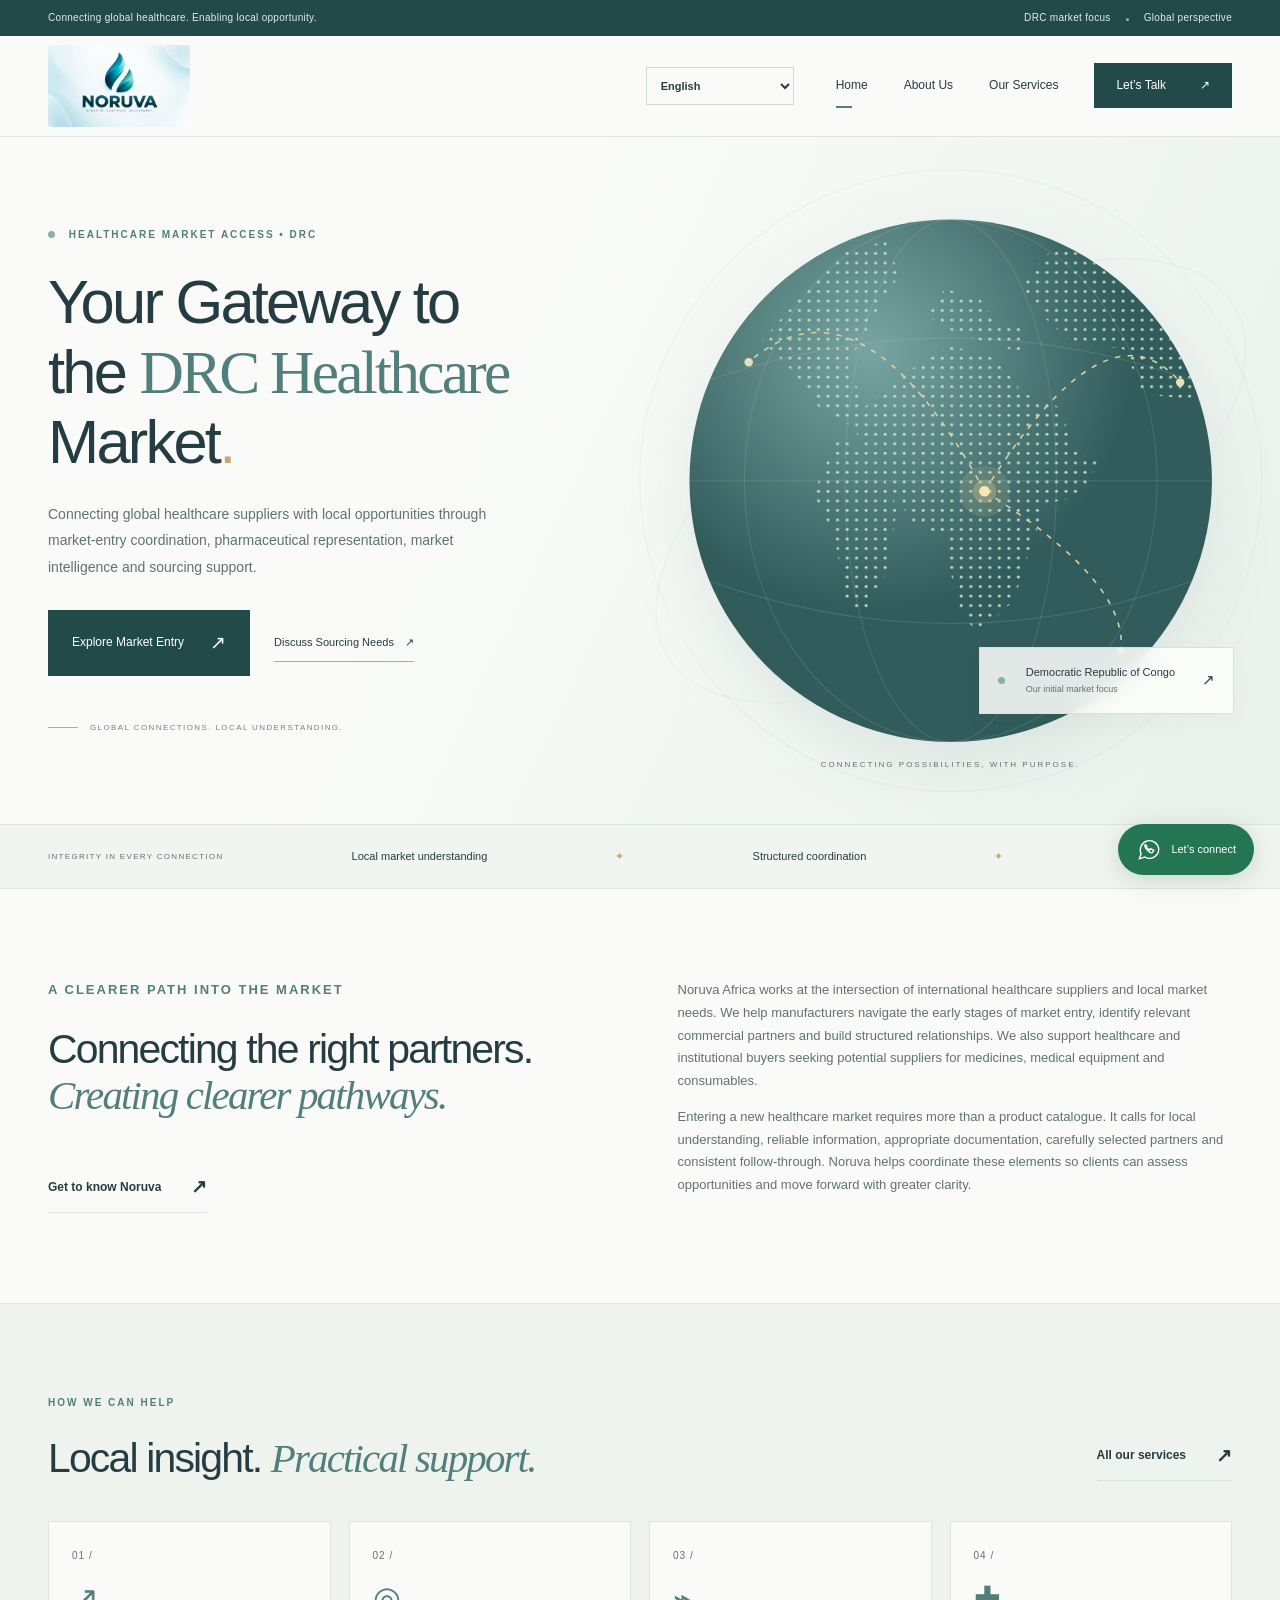
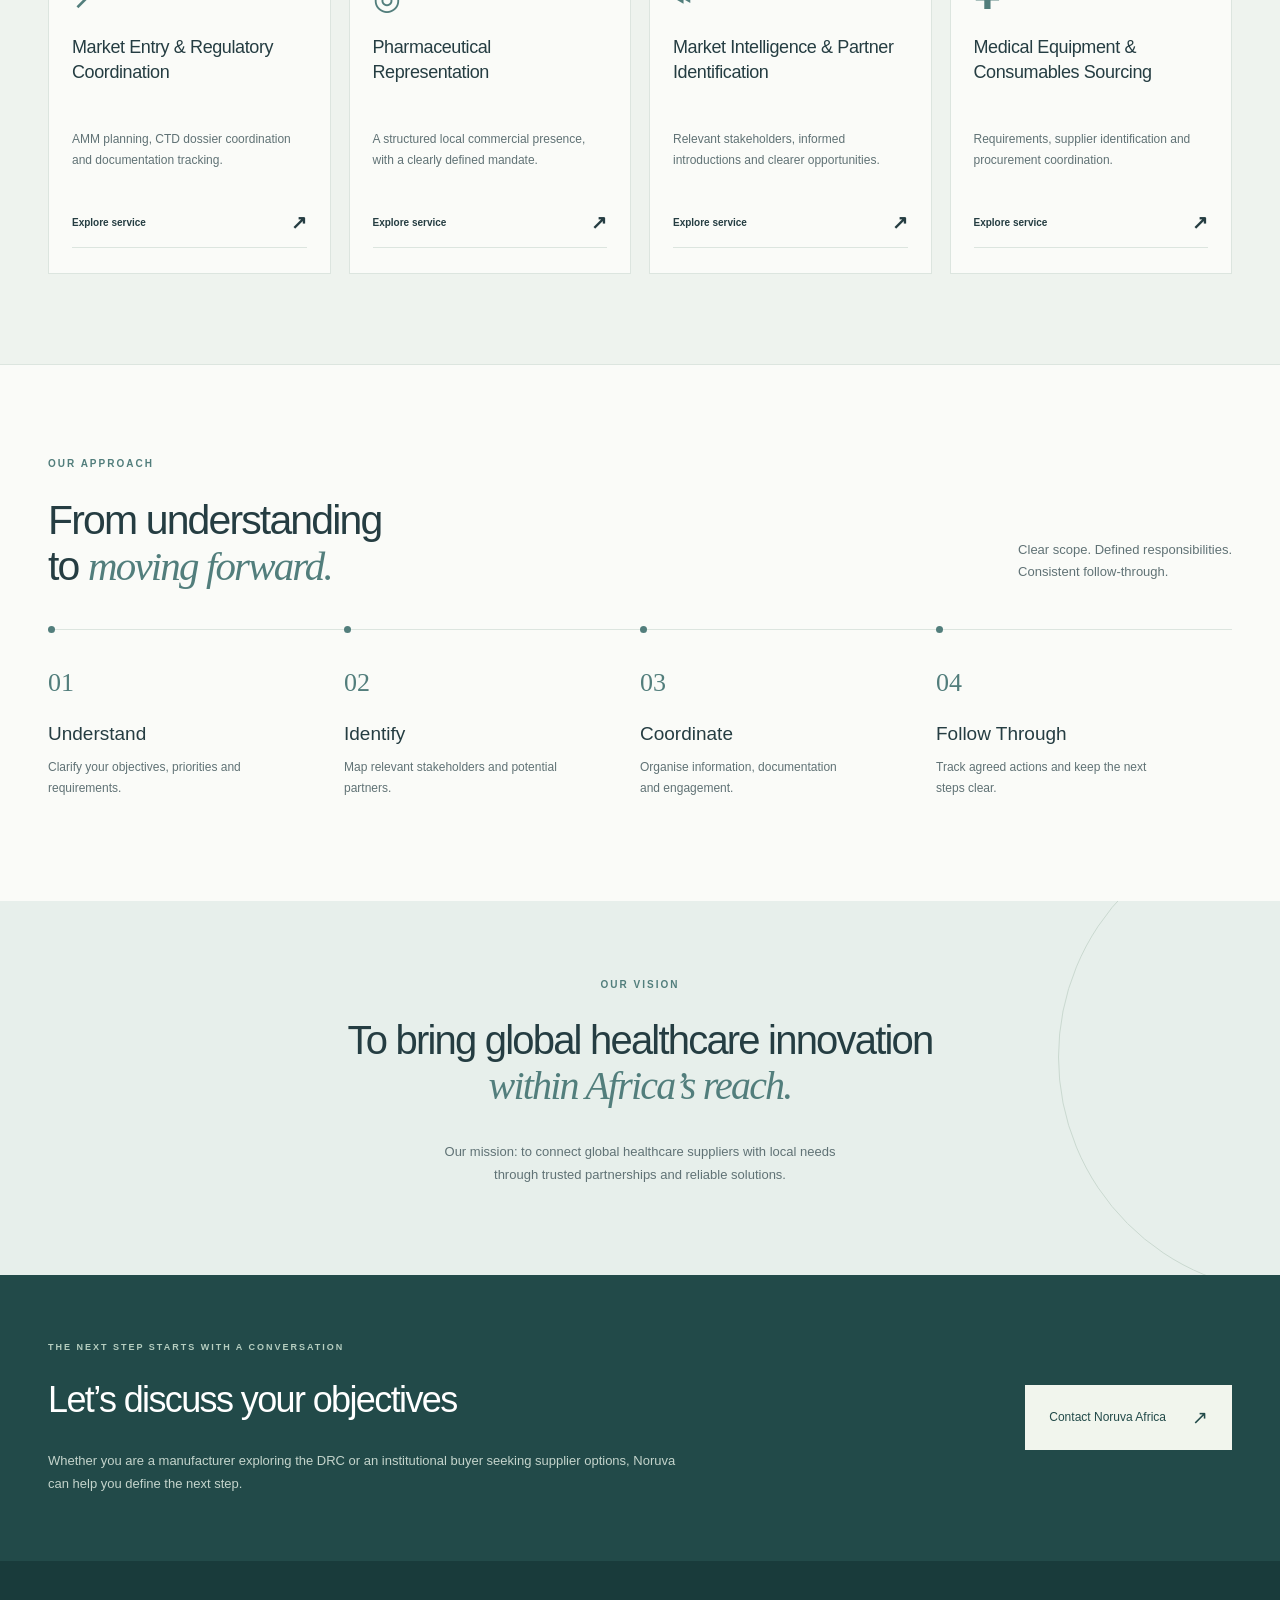
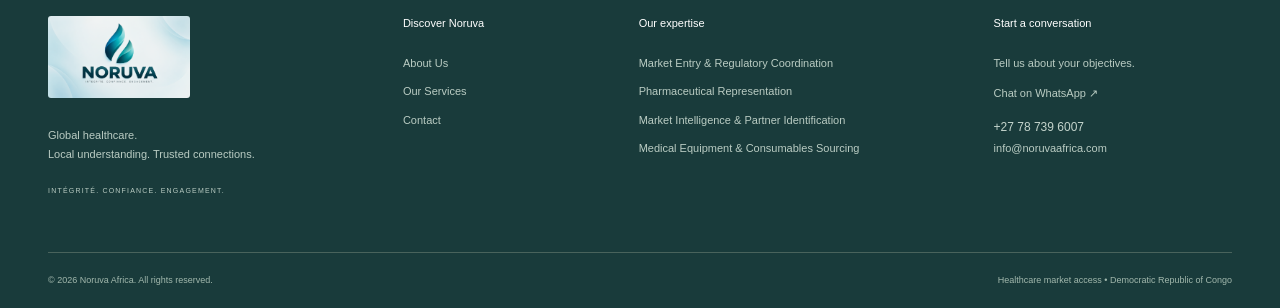
<file: index.html>
<!doctype html>
<html lang="en"><head><meta charset="utf-8"><meta name="viewport" content="width=device-width,initial-scale=1"><meta name="theme-color" content="#224a49"><title>Your Gateway to the DRC Healthcare Market | Noruva Africa</title><meta name="description" content="Connecting global healthcare suppliers with local opportunities through market-entry coordination, pharmaceutical representation, market intelligence and sourcing support."><link rel="icon" href="assets/favicon.svg" type="image/svg+xml"><link rel="stylesheet" href="assets/styles.css"></head><body><!-- Shared navigation: links connect the eight standalone HTML pages. script.js controls the mobile menu. -->
<a class="skip-link" href="#main">Skip to content</a><div class="topbar"><div class="container"><span>Connecting global healthcare. Enabling local opportunity.</span><span>DRC market focus <i></i> Global perspective</span></div></div>
<header class="header"><div class="container nav-wrap"><a class="brand" href="index.html" aria-label="Noruva Africa home"><img class="brand-image" src="assets/noruva-logo.png" alt="Noruva Africa — Intégrité. Confiance. Engagement."></a><button class="menu-toggle" aria-expanded="false" aria-controls="navigation">Menu <span>☰</span></button><label class="language-control notranslate" translate="no"><span class="sr-only">Language</span><select id="language-select" aria-label="Language"><option value="en">English</option><option value="fr">Français</option><option value="sw">Kiswahili</option><option value="ln">Lingala</option><option value="lua">Tshiluba (Chiluba)</option></select></label><nav id="navigation" aria-label="Main navigation"><a href="index.html" aria-current=page>Home</a><a href="about.html" >About Us</a><a href="services.html" >Our Services</a><a class="nav-contact" href="contact.html" >Let’s Talk <span>↗</span></a></nav></div></header><main id="main"><!-- HOME HERO: styles.css defines this two-column layout and the locally stored SVG needs no image service. -->
<section class="hero"><div class="container hero-grid"><div class="hero-copy"><p class="eyebrow"><span class="status-dot"></span> HEALTHCARE MARKET ACCESS • DRC</p><h1 data-language-heading="Your Gateway to the DRC Healthcare Market">Your Gateway to<br>the <em>DRC Healthcare</em><br>Market<span class="gold">.</span></h1><p class="hero-description">Connecting global healthcare suppliers with local opportunities through market-entry coordination, pharmaceutical representation, market intelligence and sourcing support.</p><div class="hero-actions"><a class="button" href="market-entry.html">Explore Market Entry <span>↗</span></a><a class="subtle-link" href="sourcing.html">Discuss Sourcing Needs <span>↗</span></a></div><div class="hero-note"><span class="mini-rule"></span> GLOBAL CONNECTIONS. LOCAL UNDERSTANDING.</div></div><div class="hero-visual"><svg class="globe" viewBox="0 0 650 650" role="img" aria-label="A connected globe with a focus on Africa"><defs><radialGradient id="ocean" cx="35%" cy="25%"><stop stop-color="#78a4a2"/><stop offset="1" stop-color="#315c5b"/></radialGradient><clipPath id="sphere"><circle cx="325" cy="325" r="247"/></clipPath><pattern id="dots" width="9" height="9" patternUnits="userSpaceOnUse"><circle cx="2" cy="2" r="1.4" fill="#c3ddce"/></pattern></defs><circle cx="325" cy="325" r="294" fill="none" stroke="#b5ceca" stroke-opacity=".2"/><ellipse cx="325" cy="325" rx="315" ry="150" fill="none" stroke="#c4d8d1" stroke-opacity=".25" transform="rotate(-32 325 325)"/><circle cx="325" cy="325" r="247" fill="url(#ocean)"/><g clip-path="url(#sphere)" fill="none" stroke="#dcebe0" stroke-opacity=".13"><ellipse cx="325" cy="325" rx="100" ry="247"/><ellipse cx="325" cy="325" rx="195" ry="247"/><path d="M70 240Q325 140 580 240M70 325H580M70 410Q325 510 580 410"/></g><g clip-path="url(#sphere)" fill="url(#dots)"><path d="m284 222 40-25 44 13 25 32 36 14 11 38 25 14-20 33-29 5-16 43-15 49-35 32-19-27-12-64-31-16-26-42-20-14-9-43Zm19-53 16-25 32 7 17 23 26 6-2 24-37-11-23-6Zm86-29 34-36 59 15 52 26 40 60-23 43-44-5-18-42-52-9-21-19Zm-204 9 38-40 42-11 11 33-18 29-22 40-10 22 18 25-15 25-29-17-31-41-23-21Zm33 135 35 17 21 49-8 58-24 45-17-18-10-58-20-40Z"/></g><path d="M357 335Q240 120 134 213M357 335Q472 150 542 232M357 335Q493 420 486 486" fill="none" stroke="#e0ce9b" stroke-width="1.5" stroke-dasharray="5 7"/><circle cx="357" cy="335" r="24" fill="#dbc58e" opacity=".15"/><circle cx="357" cy="335" r="11" fill="#dbc58e" opacity=".35"/><circle cx="357" cy="335" r="5" fill="#f6e7b7"/><g fill="#e8dfb9"><circle cx="134" cy="213" r="4"/><circle cx="542" cy="232" r="4"/><circle cx="486" cy="486" r="4"/></g></svg><div class="map-label"><span class="status-dot"></span><div><strong>Democratic Republic of Congo</strong><small>Our initial market focus</small></div><span>↗</span></div><span class="visual-caption">CONNECTING POSSIBILITIES, WITH PURPOSE.</span></div></div></section>
<div class="principles"><div class="container"><span>INTEGRITY IN EVERY CONNECTION</span><span>Local market understanding</span><i>✦</i><span>Structured coordination</span><i>✦</i><span>Trusted partnerships</span></div></div>
<section class="section intro"><div class="container intro-grid"><div><p class="eyebrow">A CLEARER PATH INTO THE MARKET</p><h2>Connecting the right partners.<br><em>Creating clearer pathways.</em></h2><a class="text-link" href="about.html">Get to know Noruva <span>↗</span></a></div><div><p>Noruva Africa works at the intersection of international healthcare suppliers and local market needs. We help manufacturers navigate the early stages of market entry, identify relevant commercial partners and build structured relationships. We also support healthcare and institutional buyers seeking potential suppliers for medicines, medical equipment and consumables.</p><p>Entering a new healthcare market requires more than a product catalogue. It calls for local understanding, reliable information, appropriate documentation, carefully selected partners and consistent follow-through. Noruva helps coordinate these elements so clients can assess opportunities and move forward with greater clarity.</p></div></div></section>
<section class="section services-section"><div class="container"><div class="section-heading"><div><p class="eyebrow">HOW WE CAN HELP</p><h2>Local insight. <em>Practical support.</em></h2></div><a class="text-link" href="services.html">All our services <span>↗</span></a></div><div class="service-grid"><a class="service-card" href="market-entry.html"><span class="card-number">01 /</span><span class="card-icon" aria-hidden="true">↗</span><h3>Market Entry &amp; Regulatory Coordination</h3><p>AMM planning, CTD dossier coordination and documentation tracking.</p><span class="text-link">Explore service <span>↗</span></span></a><a class="service-card" href="representation.html"><span class="card-number">02 /</span><span class="card-icon" aria-hidden="true">◎</span><h3>Pharmaceutical Representation</h3><p>A structured local commercial presence, with a clearly defined mandate.</p><span class="text-link">Explore service <span>↗</span></span></a><a class="service-card" href="market-intelligence.html"><span class="card-number">03 /</span><span class="card-icon" aria-hidden="true">⌁</span><h3>Market Intelligence &amp; Partner Identification</h3><p>Relevant stakeholders, informed introductions and clearer opportunities.</p><span class="text-link">Explore service <span>↗</span></span></a><a class="service-card" href="sourcing.html"><span class="card-number">04 /</span><span class="card-icon" aria-hidden="true">✚</span><h3>Medical Equipment &amp; Consumables Sourcing</h3><p>Requirements, supplier identification and procurement coordination.</p><span class="text-link">Explore service <span>↗</span></span></a></div></div></section>
<section class="section approach"><div class="container"><div class="section-heading"><div><p class="eyebrow">OUR APPROACH</p><h2>From understanding<br>to <em>moving forward.</em></h2></div><p>Clear scope. Defined responsibilities.<br>Consistent follow-through.</p></div><div class="steps"><div><span>01</span><h3>Understand</h3><p>Clarify your objectives, priorities and requirements.</p></div><div><span>02</span><h3>Identify</h3><p>Map relevant stakeholders and potential partners.</p></div><div><span>03</span><h3>Coordinate</h3><p>Organise information, documentation and engagement.</p></div><div><span>04</span><h3>Follow Through</h3><p>Track agreed actions and keep the next steps clear.</p></div></div></div></section>
<section class="vision"><div class="container vision-inner"><p class="eyebrow">OUR VISION</p><h2>To bring global healthcare innovation<br><em>within Africa’s reach.</em></h2><p>Our mission: to connect global healthcare suppliers with local needs<br>through trusted partnerships and reliable solutions.</p></div></section><section class="cta"><div class="container cta-inner"><div><p class="eyebrow">THE NEXT STEP STARTS WITH A CONVERSATION</p><h2>Let’s discuss your objectives</h2><p>Whether you are a manufacturer exploring the DRC or an institutional buyer seeking supplier options, Noruva can help you define the next step.</p></div><a class="button light" href="contact.html">Contact Noruva Africa <span>↗</span></a></div></section></main><!-- Shared footer and WhatsApp: the phone number lives in assets/config.js, not in each page. -->
<footer><div class="container footer-main"><div><a class="brand" href="index.html"><img class="brand-image" src="assets/noruva-logo.png" alt="Noruva Africa — Intégrité. Confiance. Engagement."></a><p>Global healthcare.<br>Local understanding. Trusted connections.</p><small>INTÉGRITÉ. CONFIANCE. ENGAGEMENT.</small></div><div><h3>Discover Noruva</h3><a href="about.html">About Us</a><a href="services.html">Our Services</a><a href="contact.html">Contact</a></div><div><h3>Our expertise</h3><a href="market-entry.html">Market Entry &amp; Regulatory Coordination</a><a href="representation.html">Pharmaceutical Representation</a><a href="market-intelligence.html">Market Intelligence &amp; Partner Identification</a><a href="sourcing.html">Medical Equipment &amp; Consumables Sourcing</a></div><div><h3>Start a conversation</h3><p>Tell us about your objectives.</p><a data-whatsapp href="https://wa.me/27787396007" target="_blank" rel="noopener noreferrer">Chat on WhatsApp ↗</a><span class="phone-label">+27 78 739 6007</span><a href="mailto:info@noruvaafrica.com">info@noruvaafrica.com</a></div></div><div class="container footer-bottom"><span>© <span data-year>2026</span> Noruva Africa. All rights reserved.</span><span>Healthcare market access • Democratic Republic of Congo</span></div></footer>
<a class="whatsapp" data-whatsapp href="https://wa.me/27787396007" target="_blank" rel="noopener noreferrer" aria-label="Chat with Noruva Africa on WhatsApp"><svg viewBox="0 0 32 32" aria-hidden="true"><path d="M27 15.5A11 11 0 0 1 10.5 25L4 27l2-6A11 11 0 1 1 27 15.5Z"/><path d="M11 10c-2 3 4 10 8 10l2-3-4-2-1 2-4-4 1-1Z"/></svg><span>Let’s connect</span></a><script src="assets/config.js"></script><script src="assets/translations.js"></script><script src="assets/languages.js"></script><script src="assets/script.js"></script></body></html>
</file>
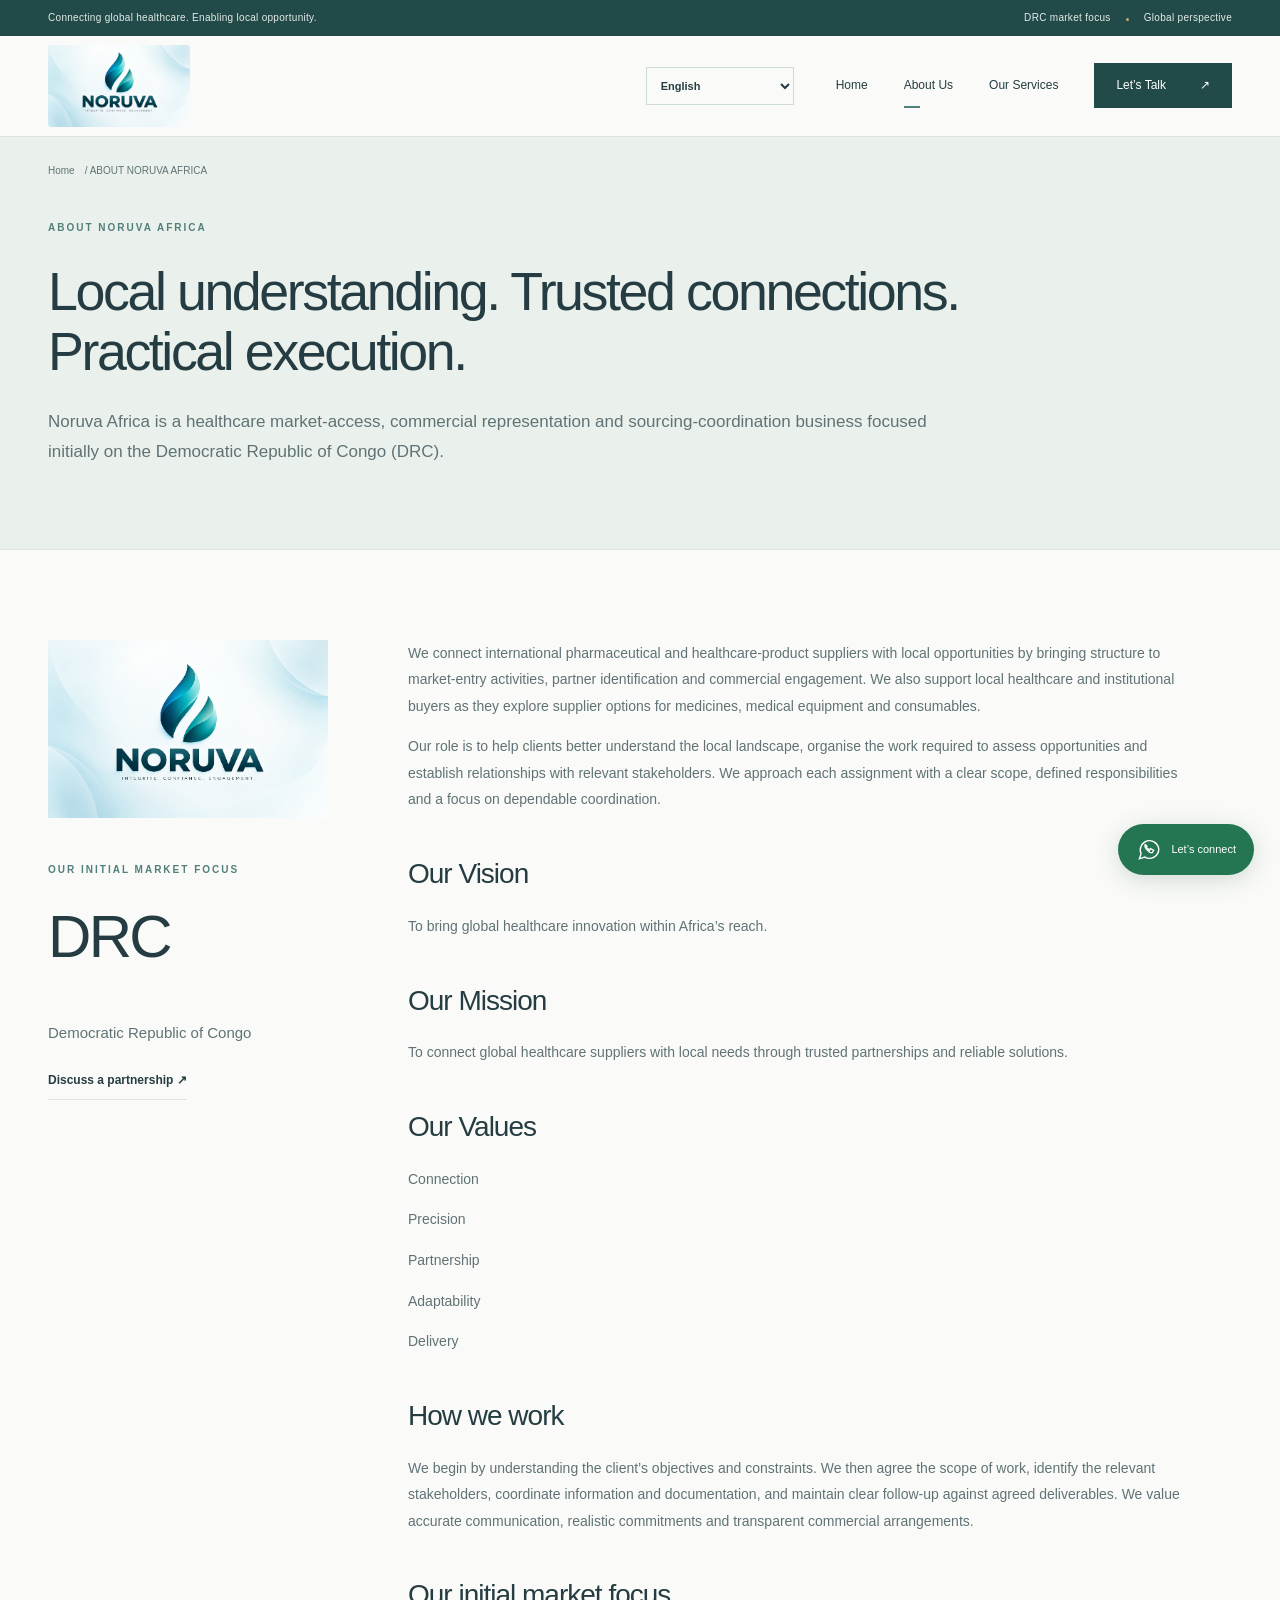
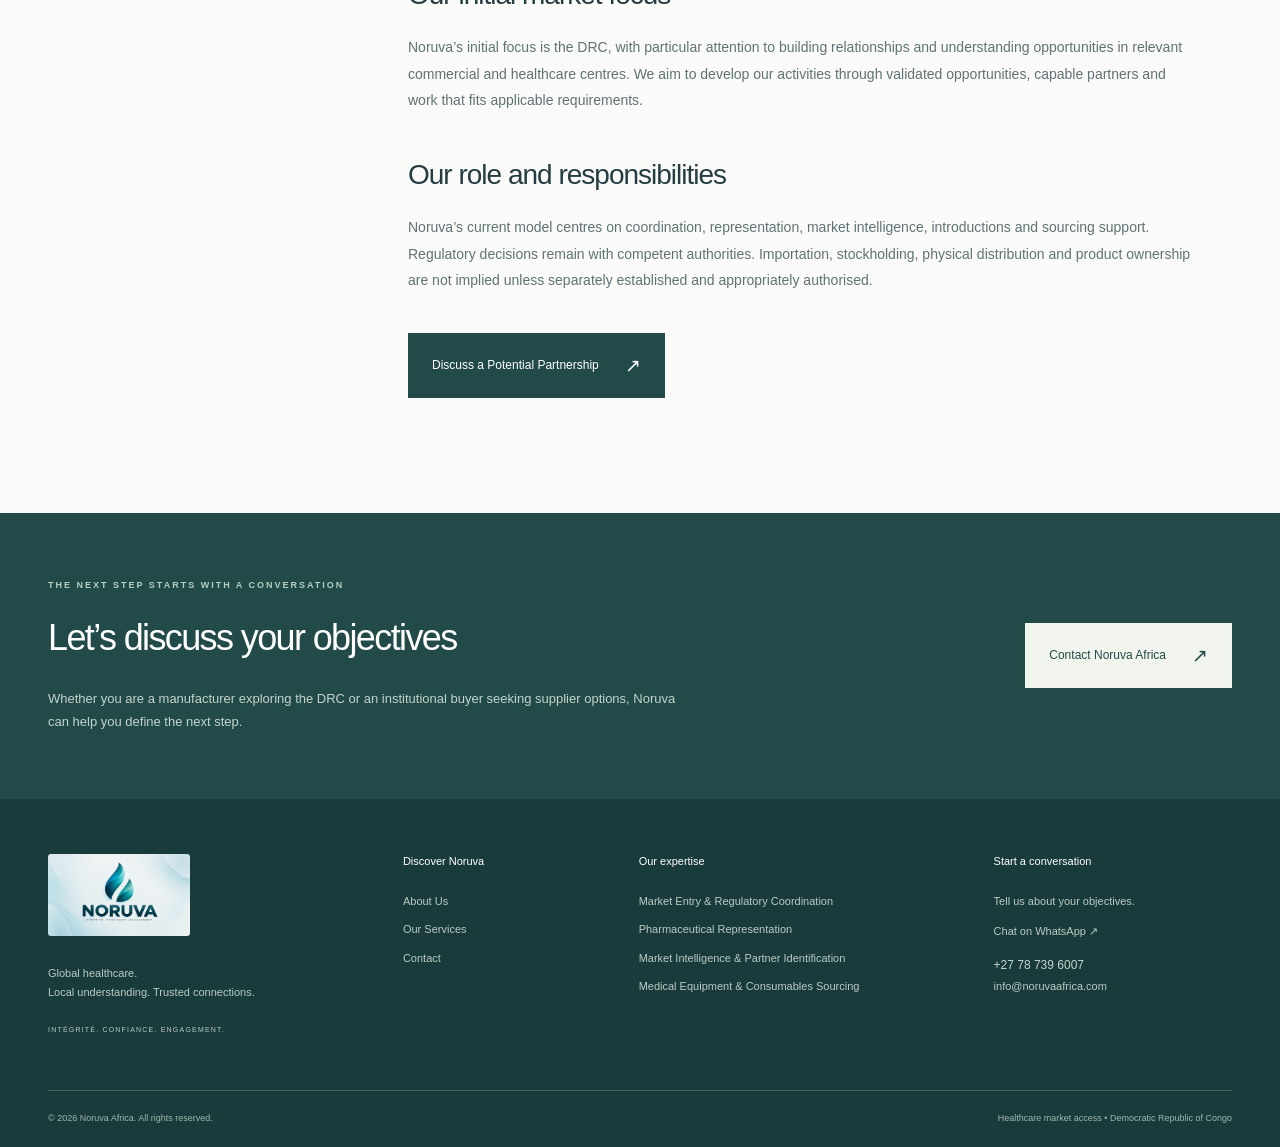
<file: about.html>
<!doctype html>
<html lang="en"><head><meta charset="utf-8"><meta name="viewport" content="width=device-width,initial-scale=1"><meta name="theme-color" content="#224a49"><title>Local understanding. Trusted connections. Practical execution. | Noruva Africa</title><meta name="description" content="Noruva Africa is a healthcare market-access, commercial representation and sourcing-coordination business focused initially on the Democratic Republic of Congo (DRC)."><link rel="icon" href="assets/favicon.svg" type="image/svg+xml"><link rel="stylesheet" href="assets/styles.css"></head><body><!-- Shared navigation: links connect the eight standalone HTML pages. script.js controls the mobile menu. -->
<a class="skip-link" href="#main">Skip to content</a><div class="topbar"><div class="container"><span>Connecting global healthcare. Enabling local opportunity.</span><span>DRC market focus <i></i> Global perspective</span></div></div>
<header class="header"><div class="container nav-wrap"><a class="brand" href="index.html" aria-label="Noruva Africa home"><img class="brand-image" src="assets/noruva-logo.png" alt="Noruva Africa — Intégrité. Confiance. Engagement."></a><button class="menu-toggle" aria-expanded="false" aria-controls="navigation">Menu <span>☰</span></button><label class="language-control notranslate" translate="no"><span class="sr-only">Language</span><select id="language-select" aria-label="Language"><option value="en">English</option><option value="fr">Français</option><option value="sw">Kiswahili</option><option value="ln">Lingala</option><option value="lua">Tshiluba (Chiluba)</option></select></label><nav id="navigation" aria-label="Main navigation"><a href="index.html" >Home</a><a href="about.html" aria-current=page>About Us</a><a href="services.html" >Our Services</a><a class="nav-contact" href="contact.html" >Let’s Talk <span>↗</span></a></nav></div></header><main id="main"><section class="page-hero"><div class="container"><div class="breadcrumb"><a href="index.html">Home</a> / ABOUT NORUVA AFRICA</div><p class="eyebrow">ABOUT NORUVA AFRICA</p><h1>Local understanding. Trusted connections. Practical execution.</h1><p class="lead">Noruva Africa is a healthcare market-access, commercial representation and sourcing-coordination business focused initially on the Democratic Republic of Congo (DRC).</p></div></section><section class="section"><div class="container content-layout"><aside class="about-sidebar"><img src="assets/noruva-logo.png" alt="Noruva logo with the motto Intégrité. Confiance. Engagement."><p class="eyebrow">OUR INITIAL MARKET FOCUS</p><h2>DRC</h2><p>Democratic Republic of Congo</p><a class="text-link" href="contact.html">Discuss a partnership ↗</a></aside><article class="prose"><p>We connect international pharmaceutical and healthcare-product suppliers with local opportunities by bringing structure to market-entry activities, partner identification and commercial engagement. We also support local healthcare and institutional buyers as they explore supplier options for medicines, medical equipment and consumables.</p><p>Our role is to help clients better understand the local landscape, organise the work required to assess opportunities and establish relationships with relevant stakeholders. We approach each assignment with a clear scope, defined responsibilities and a focus on dependable coordination.</p><h2>Our Vision</h2><p>To bring global healthcare innovation within Africa’s reach.</p><h2>Our Mission</h2><p>To connect global healthcare suppliers with local needs through trusted partnerships and reliable solutions.</p><h2>Our Values</h2><p>Connection</p><p>Precision</p><p>Partnership</p><p>Adaptability</p><p>Delivery</p><h2>How we work</h2><p>We begin by understanding the client’s objectives and constraints. We then agree the scope of work, identify the relevant stakeholders, coordinate information and documentation, and maintain clear follow-up against agreed deliverables. We value accurate communication, realistic commitments and transparent commercial arrangements.</p><h2>Our initial market focus</h2><p>Noruva’s initial focus is the DRC, with particular attention to building relationships and understanding opportunities in relevant commercial and healthcare centres. We aim to develop our activities through validated opportunities, capable partners and work that fits applicable requirements.</p><h2>Our role and responsibilities</h2><p>Noruva’s current model centres on coordination, representation, market intelligence, introductions and sourcing support. Regulatory decisions remain with competent authorities. Importation, stockholding, physical distribution and product ownership are not implied unless separately established and appropriately authorised.</p><a class="button" href="contact.html?service=about">Discuss a Potential Partnership <span>↗</span></a></article></div></section><section class="cta"><div class="container cta-inner"><div><p class="eyebrow">THE NEXT STEP STARTS WITH A CONVERSATION</p><h2>Let’s discuss your objectives</h2><p>Whether you are a manufacturer exploring the DRC or an institutional buyer seeking supplier options, Noruva can help you define the next step.</p></div><a class="button light" href="contact.html">Contact Noruva Africa <span>↗</span></a></div></section></main><!-- Shared footer and WhatsApp: the phone number lives in assets/config.js, not in each page. -->
<footer><div class="container footer-main"><div><a class="brand" href="index.html"><img class="brand-image" src="assets/noruva-logo.png" alt="Noruva Africa — Intégrité. Confiance. Engagement."></a><p>Global healthcare.<br>Local understanding. Trusted connections.</p><small>INTÉGRITÉ. CONFIANCE. ENGAGEMENT.</small></div><div><h3>Discover Noruva</h3><a href="about.html">About Us</a><a href="services.html">Our Services</a><a href="contact.html">Contact</a></div><div><h3>Our expertise</h3><a href="market-entry.html">Market Entry &amp; Regulatory Coordination</a><a href="representation.html">Pharmaceutical Representation</a><a href="market-intelligence.html">Market Intelligence &amp; Partner Identification</a><a href="sourcing.html">Medical Equipment &amp; Consumables Sourcing</a></div><div><h3>Start a conversation</h3><p>Tell us about your objectives.</p><a data-whatsapp href="https://wa.me/27787396007" target="_blank" rel="noopener noreferrer">Chat on WhatsApp ↗</a><span class="phone-label">+27 78 739 6007</span><a href="mailto:info@noruvaafrica.com">info@noruvaafrica.com</a></div></div><div class="container footer-bottom"><span>© <span data-year>2026</span> Noruva Africa. All rights reserved.</span><span>Healthcare market access • Democratic Republic of Congo</span></div></footer>
<a class="whatsapp" data-whatsapp href="https://wa.me/27787396007" target="_blank" rel="noopener noreferrer" aria-label="Chat with Noruva Africa on WhatsApp"><svg viewBox="0 0 32 32" aria-hidden="true"><path d="M27 15.5A11 11 0 0 1 10.5 25L4 27l2-6A11 11 0 1 1 27 15.5Z"/><path d="M11 10c-2 3 4 10 8 10l2-3-4-2-1 2-4-4 1-1Z"/></svg><span>Let’s connect</span></a><script src="assets/config.js"></script><script src="assets/translations.js"></script><script src="assets/languages.js"></script><script src="assets/script.js"></script></body></html>
</file>
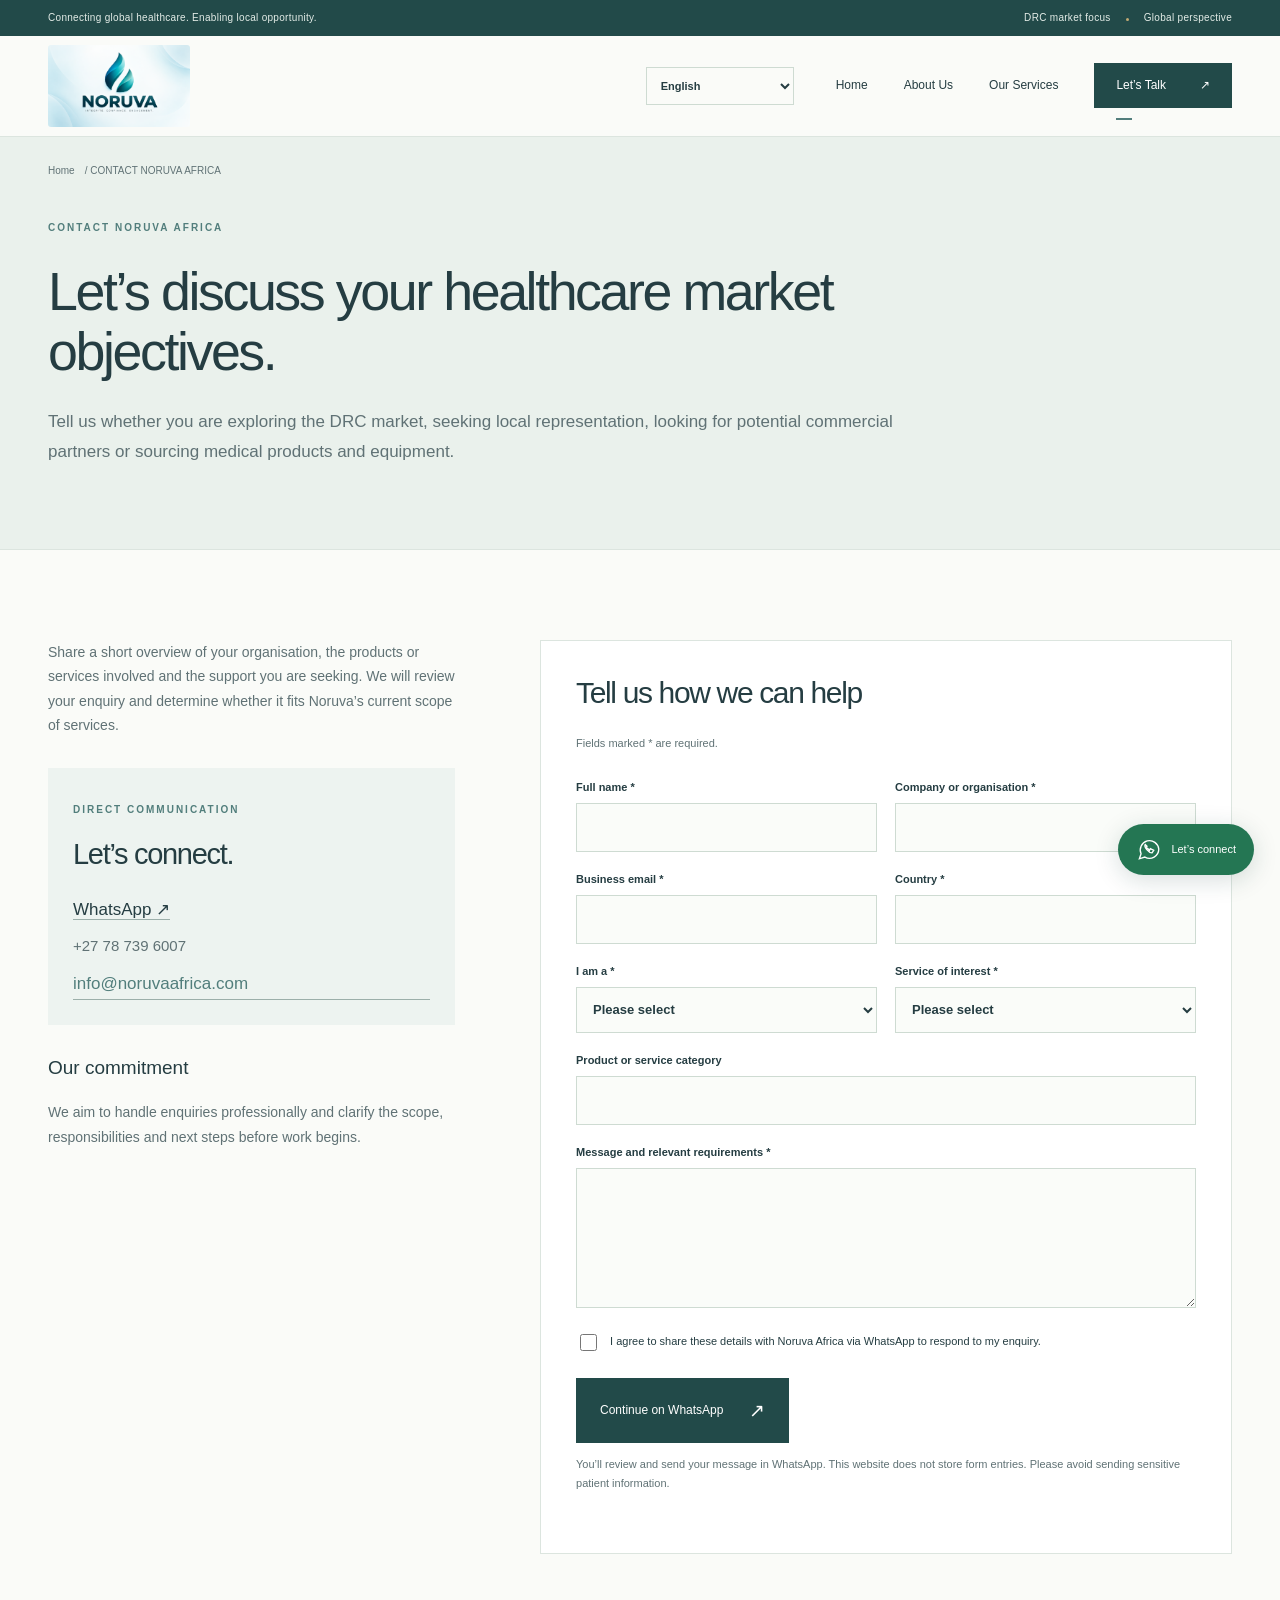
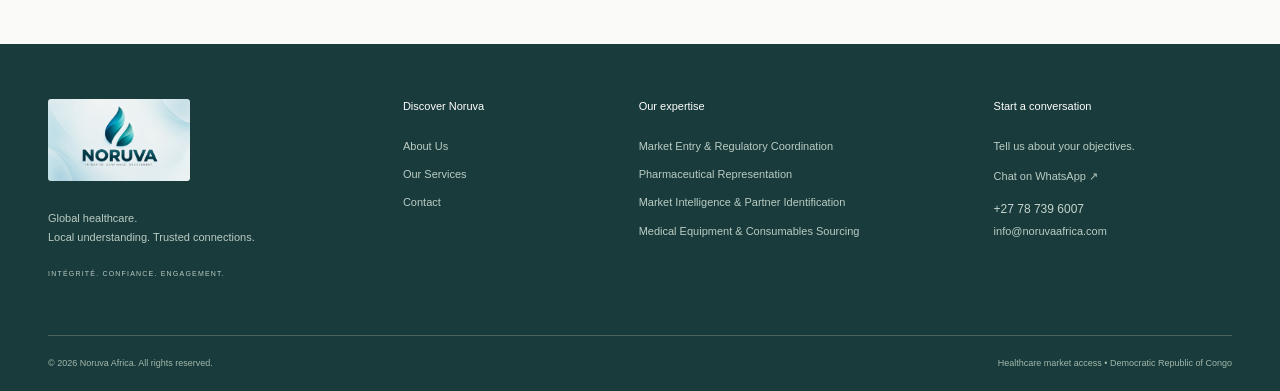
<file: contact.html>
<!doctype html>
<html lang="en"><head><meta charset="utf-8"><meta name="viewport" content="width=device-width,initial-scale=1"><meta name="theme-color" content="#224a49"><title>Let’s discuss your healthcare market objectives. | Noruva Africa</title><meta name="description" content="Tell us whether you are exploring the DRC market, seeking local representation, looking for potential commercial partners or sourcing medical products and equipment."><link rel="icon" href="assets/favicon.svg" type="image/svg+xml"><link rel="stylesheet" href="assets/styles.css"></head><body><!-- Shared navigation: links connect the eight standalone HTML pages. script.js controls the mobile menu. -->
<a class="skip-link" href="#main">Skip to content</a><div class="topbar"><div class="container"><span>Connecting global healthcare. Enabling local opportunity.</span><span>DRC market focus <i></i> Global perspective</span></div></div>
<header class="header"><div class="container nav-wrap"><a class="brand" href="index.html" aria-label="Noruva Africa home"><img class="brand-image" src="assets/noruva-logo.png" alt="Noruva Africa — Intégrité. Confiance. Engagement."></a><button class="menu-toggle" aria-expanded="false" aria-controls="navigation">Menu <span>☰</span></button><label class="language-control notranslate" translate="no"><span class="sr-only">Language</span><select id="language-select" aria-label="Language"><option value="en">English</option><option value="fr">Français</option><option value="sw">Kiswahili</option><option value="ln">Lingala</option><option value="lua">Tshiluba (Chiluba)</option></select></label><nav id="navigation" aria-label="Main navigation"><a href="index.html" >Home</a><a href="about.html" >About Us</a><a href="services.html" >Our Services</a><a class="nav-contact" href="contact.html" aria-current=page>Let’s Talk <span>↗</span></a></nav></div></header><main id="main"><section class="page-hero"><div class="container"><div class="breadcrumb"><a href="index.html">Home</a> / CONTACT NORUVA AFRICA</div><p class="eyebrow">CONTACT NORUVA AFRICA</p><h1>Let’s discuss your healthcare market objectives.</h1><p class="lead">Tell us whether you are exploring the DRC market, seeking local representation, looking for potential commercial partners or sourcing medical products and equipment.</p></div></section><section class="section"><div class="container contact-layout"><aside><p>Share a short overview of your organisation, the products or services involved and the support you are seeking. We will review your enquiry and determine whether it fits Noruva’s current scope of services.</p><div class="contact-card"><p class="eyebrow">DIRECT COMMUNICATION</p><h2>Let’s connect.</h2><a data-whatsapp href="https://wa.me/27787396007" target="_blank" rel="noopener noreferrer">WhatsApp ↗</a><p>+27 78 739 6007</p><a class="email-contact" href="mailto:info@noruvaafrica.com">info@noruvaafrica.com</a></div><h3>Our commitment</h3><p>We aim to handle enquiries professionally and clarify the scope, responsibilities and next steps before work begins.</p></aside><!-- Enquiry form: script.js validates native fields and opens a prepared WhatsApp message. No submission is stored on this static website. -->
<form id="enquiry-form"><h2>Tell us how we can help</h2><p class="form-intro">Fields marked * are required.</p><div class="form-grid"><label>Full name *<input name="name" autocomplete="name" required maxlength="120"></label><label>Company or organisation *<input name="company" autocomplete="organization" required maxlength="160"></label><label>Business email *<input name="email" type="email" autocomplete="email" required maxlength="200"></label><label>Country *<input name="country" autocomplete="country-name" required maxlength="100"></label><label>I am a *<select name="role" required><option value="">Please select</option><option value="Manufacturer">Manufacturer</option><option value="Healthcare or institutional buyer">Healthcare or institutional buyer</option><option value="Distributor or potential partner">Distributor or potential partner</option><option value="Other">Other</option></select></label><label>Service of interest *<select name="service" required><option value="">Please select</option><option value="market-entry">Market Entry &amp; Regulatory Coordination</option><option value="representation">Pharmaceutical Representation</option><option value="market-intelligence">Market Intelligence &amp; Partner Identification</option><option value="sourcing">Medical Equipment &amp; Consumables Sourcing</option><option value="general">General enquiry</option></select></label><label class="full">Product or service category<input name="category" maxlength="200"></label><label class="full">Message and relevant requirements *<textarea name="message" rows="5" minlength="10" maxlength="3000" required></textarea></label></div><label class="consent"><input type="checkbox" required> I agree to share these details with Noruva Africa via WhatsApp to respond to my enquiry.</label><button class="button" type="submit">Continue on WhatsApp <span>↗</span></button><p class="form-intro">You’ll review and send your message in WhatsApp. This website does not store form entries. Please avoid sending sensitive patient information.</p><p id="form-status" role="status"></p></form></div></section></main><!-- Shared footer and WhatsApp: the phone number lives in assets/config.js, not in each page. -->
<footer><div class="container footer-main"><div><a class="brand" href="index.html"><img class="brand-image" src="assets/noruva-logo.png" alt="Noruva Africa — Intégrité. Confiance. Engagement."></a><p>Global healthcare.<br>Local understanding. Trusted connections.</p><small>INTÉGRITÉ. CONFIANCE. ENGAGEMENT.</small></div><div><h3>Discover Noruva</h3><a href="about.html">About Us</a><a href="services.html">Our Services</a><a href="contact.html">Contact</a></div><div><h3>Our expertise</h3><a href="market-entry.html">Market Entry &amp; Regulatory Coordination</a><a href="representation.html">Pharmaceutical Representation</a><a href="market-intelligence.html">Market Intelligence &amp; Partner Identification</a><a href="sourcing.html">Medical Equipment &amp; Consumables Sourcing</a></div><div><h3>Start a conversation</h3><p>Tell us about your objectives.</p><a data-whatsapp href="https://wa.me/27787396007" target="_blank" rel="noopener noreferrer">Chat on WhatsApp ↗</a><span class="phone-label">+27 78 739 6007</span><a href="mailto:info@noruvaafrica.com">info@noruvaafrica.com</a></div></div><div class="container footer-bottom"><span>© <span data-year>2026</span> Noruva Africa. All rights reserved.</span><span>Healthcare market access • Democratic Republic of Congo</span></div></footer>
<a class="whatsapp" data-whatsapp href="https://wa.me/27787396007" target="_blank" rel="noopener noreferrer" aria-label="Chat with Noruva Africa on WhatsApp"><svg viewBox="0 0 32 32" aria-hidden="true"><path d="M27 15.5A11 11 0 0 1 10.5 25L4 27l2-6A11 11 0 1 1 27 15.5Z"/><path d="M11 10c-2 3 4 10 8 10l2-3-4-2-1 2-4-4 1-1Z"/></svg><span>Let’s connect</span></a><script src="assets/config.js"></script><script src="assets/translations.js"></script><script src="assets/languages.js"></script><script src="assets/script.js"></script></body></html>
</file>
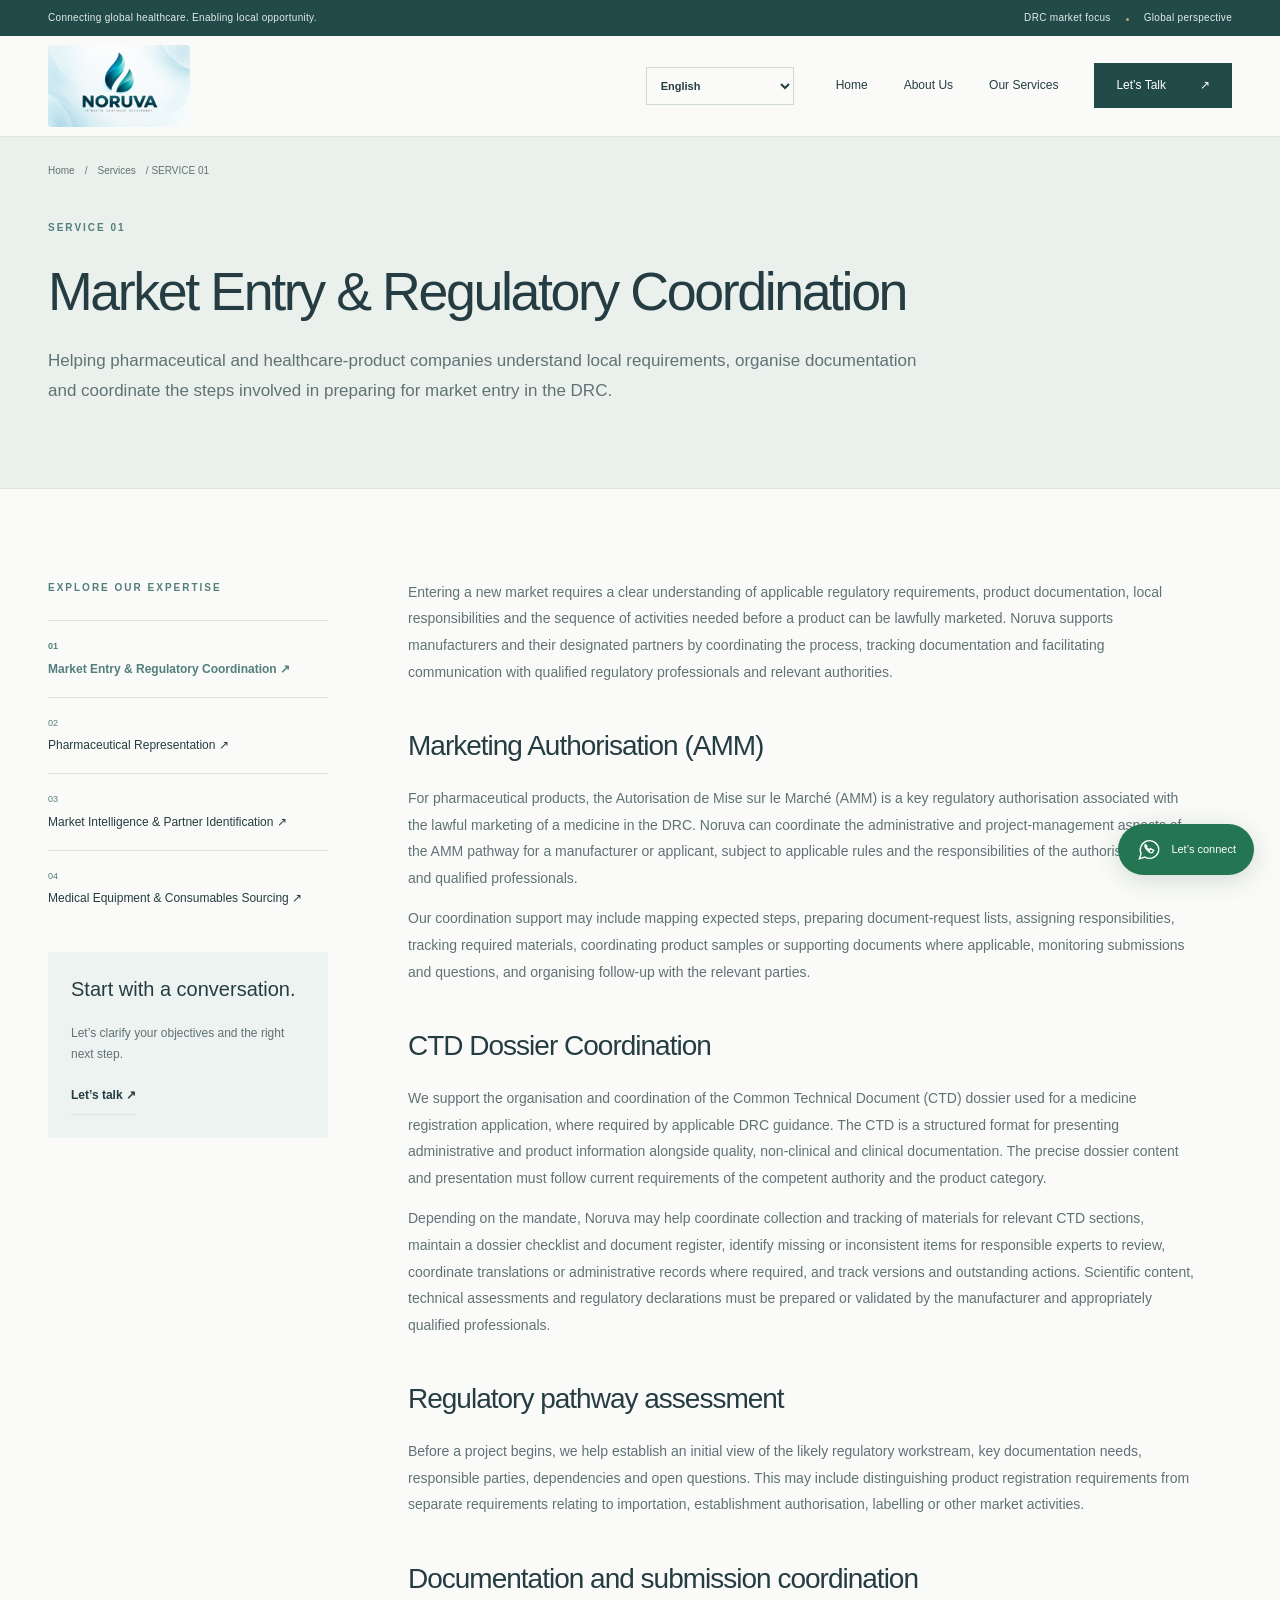
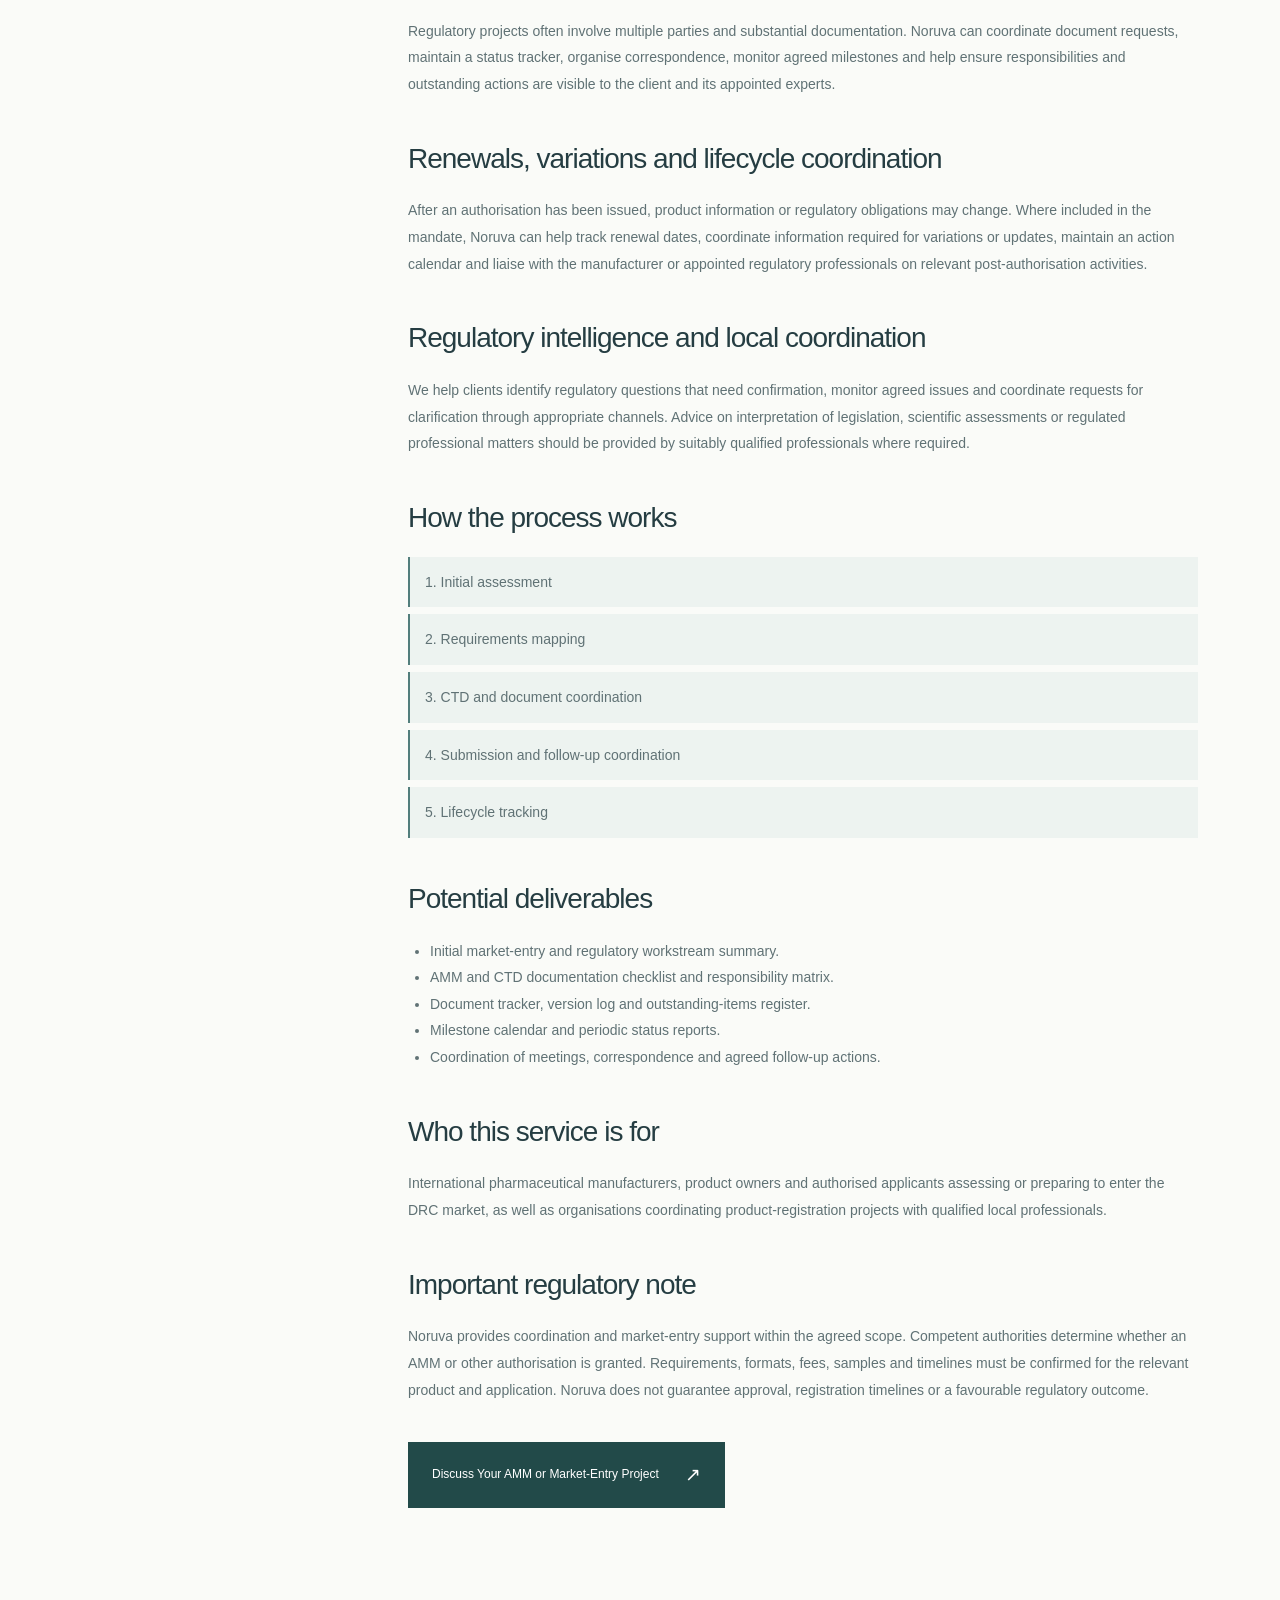
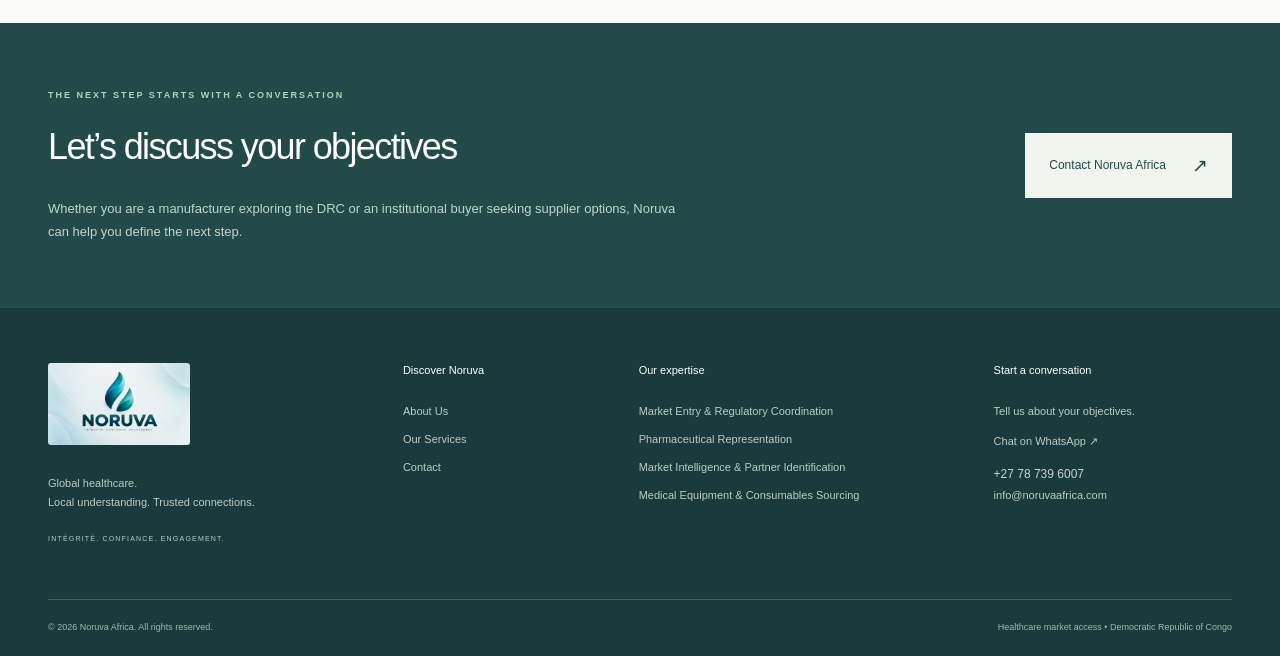
<file: market-entry.html>
<!doctype html>
<html lang="en"><head><meta charset="utf-8"><meta name="viewport" content="width=device-width,initial-scale=1"><meta name="theme-color" content="#224a49"><title>Market Entry &amp; Regulatory Coordination | Noruva Africa</title><meta name="description" content="Helping pharmaceutical and healthcare-product companies understand local requirements, organise documentation and coordinate the steps involved in preparing for market entry in the DRC."><link rel="icon" href="assets/favicon.svg" type="image/svg+xml"><link rel="stylesheet" href="assets/styles.css"></head><body><!-- Shared navigation: links connect the eight standalone HTML pages. script.js controls the mobile menu. -->
<a class="skip-link" href="#main">Skip to content</a><div class="topbar"><div class="container"><span>Connecting global healthcare. Enabling local opportunity.</span><span>DRC market focus <i></i> Global perspective</span></div></div>
<header class="header"><div class="container nav-wrap"><a class="brand" href="index.html" aria-label="Noruva Africa home"><img class="brand-image" src="assets/noruva-logo.png" alt="Noruva Africa — Intégrité. Confiance. Engagement."></a><button class="menu-toggle" aria-expanded="false" aria-controls="navigation">Menu <span>☰</span></button><label class="language-control notranslate" translate="no"><span class="sr-only">Language</span><select id="language-select" aria-label="Language"><option value="en">English</option><option value="fr">Français</option><option value="sw">Kiswahili</option><option value="ln">Lingala</option><option value="lua">Tshiluba (Chiluba)</option></select></label><nav id="navigation" aria-label="Main navigation"><a href="index.html" >Home</a><a href="about.html" >About Us</a><a href="services.html" >Our Services</a><a class="nav-contact" href="contact.html" >Let’s Talk <span>↗</span></a></nav></div></header><main id="main"><section class="page-hero"><div class="container"><div class="breadcrumb"><a href="index.html">Home</a> / <a href=services.html>Services</a> / SERVICE 01</div><p class="eyebrow">SERVICE 01</p><h1>Market Entry &amp; Regulatory Coordination</h1><p class="lead">Helping pharmaceutical and healthcare-product companies understand local requirements, organise documentation and coordinate the steps involved in preparing for market entry in the DRC.</p></div></section><section class="section"><div class="container content-layout"><aside class="service-sidebar"><p class="eyebrow">EXPLORE OUR EXPERTISE</p><a href="market-entry.html" aria-current=page><span>01</span>Market Entry &amp; Regulatory Coordination ↗</a><a href="representation.html" ><span>02</span>Pharmaceutical Representation ↗</a><a href="market-intelligence.html" ><span>03</span>Market Intelligence &amp; Partner Identification ↗</a><a href="sourcing.html" ><span>04</span>Medical Equipment &amp; Consumables Sourcing ↗</a><div class="sidebar-note"><h3>Start with a conversation.</h3><p>Let’s clarify your objectives and the right next step.</p><a class="text-link" href="contact.html">Let’s talk ↗</a></div></aside><article class="prose"><p>Entering a new market requires a clear understanding of applicable regulatory requirements, product documentation, local responsibilities and the sequence of activities needed before a product can be lawfully marketed. Noruva supports manufacturers and their designated partners by coordinating the process, tracking documentation and facilitating communication with qualified regulatory professionals and relevant authorities.</p><h2>Marketing Authorisation (AMM)</h2><p>For pharmaceutical products, the Autorisation de Mise sur le Marché (AMM) is a key regulatory authorisation associated with the lawful marketing of a medicine in the DRC. Noruva can coordinate the administrative and project-management aspects of the AMM pathway for a manufacturer or applicant, subject to applicable rules and the responsibilities of the authorised applicant and qualified professionals.</p><p>Our coordination support may include mapping expected steps, preparing document-request lists, assigning responsibilities, tracking required materials, coordinating product samples or supporting documents where applicable, monitoring submissions and questions, and organising follow-up with the relevant parties.</p><h2>CTD Dossier Coordination</h2><p>We support the organisation and coordination of the Common Technical Document (CTD) dossier used for a medicine registration application, where required by applicable DRC guidance. The CTD is a structured format for presenting administrative and product information alongside quality, non-clinical and clinical documentation. The precise dossier content and presentation must follow current requirements of the competent authority and the product category.</p><p>Depending on the mandate, Noruva may help coordinate collection and tracking of materials for relevant CTD sections, maintain a dossier checklist and document register, identify missing or inconsistent items for responsible experts to review, coordinate translations or administrative records where required, and track versions and outstanding actions. Scientific content, technical assessments and regulatory declarations must be prepared or validated by the manufacturer and appropriately qualified professionals.</p><h2>Regulatory pathway assessment</h2><p>Before a project begins, we help establish an initial view of the likely regulatory workstream, key documentation needs, responsible parties, dependencies and open questions. This may include distinguishing product registration requirements from separate requirements relating to importation, establishment authorisation, labelling or other market activities.</p><h2>Documentation and submission coordination</h2><p>Regulatory projects often involve multiple parties and substantial documentation. Noruva can coordinate document requests, maintain a status tracker, organise correspondence, monitor agreed milestones and help ensure responsibilities and outstanding actions are visible to the client and its appointed experts.</p><h2>Renewals, variations and lifecycle coordination</h2><p>After an authorisation has been issued, product information or regulatory obligations may change. Where included in the mandate, Noruva can help track renewal dates, coordinate information required for variations or updates, maintain an action calendar and liaise with the manufacturer or appointed regulatory professionals on relevant post-authorisation activities.</p><h2>Regulatory intelligence and local coordination</h2><p>We help clients identify regulatory questions that need confirmation, monitor agreed issues and coordinate requests for clarification through appropriate channels. Advice on interpretation of legislation, scientific assessments or regulated professional matters should be provided by suitably qualified professionals where required.</p><h2>How the process works</h2><p class="process-line">1. Initial assessment</p><p class="process-line">2. Requirements mapping</p><p class="process-line">3. CTD and document coordination</p><p class="process-line">4. Submission and follow-up coordination</p><p class="process-line">5. Lifecycle tracking</p><h2>Potential deliverables</h2><ul><li>Initial market-entry and regulatory workstream summary.</li><li>AMM and CTD documentation checklist and responsibility matrix.</li><li>Document tracker, version log and outstanding-items register.</li><li>Milestone calendar and periodic status reports.</li><li>Coordination of meetings, correspondence and agreed follow-up actions.</li></ul><h2>Who this service is for</h2><p>International pharmaceutical manufacturers, product owners and authorised applicants assessing or preparing to enter the DRC market, as well as organisations coordinating product-registration projects with qualified local professionals.</p><h2>Important regulatory note</h2><p>Noruva provides coordination and market-entry support within the agreed scope. Competent authorities determine whether an AMM or other authorisation is granted. Requirements, formats, fees, samples and timelines must be confirmed for the relevant product and application. Noruva does not guarantee approval, registration timelines or a favourable regulatory outcome.</p><a class="button" href="contact.html?service=market-entry">Discuss Your AMM or Market-Entry Project <span>↗</span></a></article></div></section><section class="cta"><div class="container cta-inner"><div><p class="eyebrow">THE NEXT STEP STARTS WITH A CONVERSATION</p><h2>Let’s discuss your objectives</h2><p>Whether you are a manufacturer exploring the DRC or an institutional buyer seeking supplier options, Noruva can help you define the next step.</p></div><a class="button light" href="contact.html">Contact Noruva Africa <span>↗</span></a></div></section></main><!-- Shared footer and WhatsApp: the phone number lives in assets/config.js, not in each page. -->
<footer><div class="container footer-main"><div><a class="brand" href="index.html"><img class="brand-image" src="assets/noruva-logo.png" alt="Noruva Africa — Intégrité. Confiance. Engagement."></a><p>Global healthcare.<br>Local understanding. Trusted connections.</p><small>INTÉGRITÉ. CONFIANCE. ENGAGEMENT.</small></div><div><h3>Discover Noruva</h3><a href="about.html">About Us</a><a href="services.html">Our Services</a><a href="contact.html">Contact</a></div><div><h3>Our expertise</h3><a href="market-entry.html">Market Entry &amp; Regulatory Coordination</a><a href="representation.html">Pharmaceutical Representation</a><a href="market-intelligence.html">Market Intelligence &amp; Partner Identification</a><a href="sourcing.html">Medical Equipment &amp; Consumables Sourcing</a></div><div><h3>Start a conversation</h3><p>Tell us about your objectives.</p><a data-whatsapp href="https://wa.me/27787396007" target="_blank" rel="noopener noreferrer">Chat on WhatsApp ↗</a><span class="phone-label">+27 78 739 6007</span><a href="mailto:info@noruvaafrica.com">info@noruvaafrica.com</a></div></div><div class="container footer-bottom"><span>© <span data-year>2026</span> Noruva Africa. All rights reserved.</span><span>Healthcare market access • Democratic Republic of Congo</span></div></footer>
<a class="whatsapp" data-whatsapp href="https://wa.me/27787396007" target="_blank" rel="noopener noreferrer" aria-label="Chat with Noruva Africa on WhatsApp"><svg viewBox="0 0 32 32" aria-hidden="true"><path d="M27 15.5A11 11 0 0 1 10.5 25L4 27l2-6A11 11 0 1 1 27 15.5Z"/><path d="M11 10c-2 3 4 10 8 10l2-3-4-2-1 2-4-4 1-1Z"/></svg><span>Let’s connect</span></a><script src="assets/config.js"></script><script src="assets/translations.js"></script><script src="assets/languages.js"></script><script src="assets/script.js"></script></body></html>
</file>
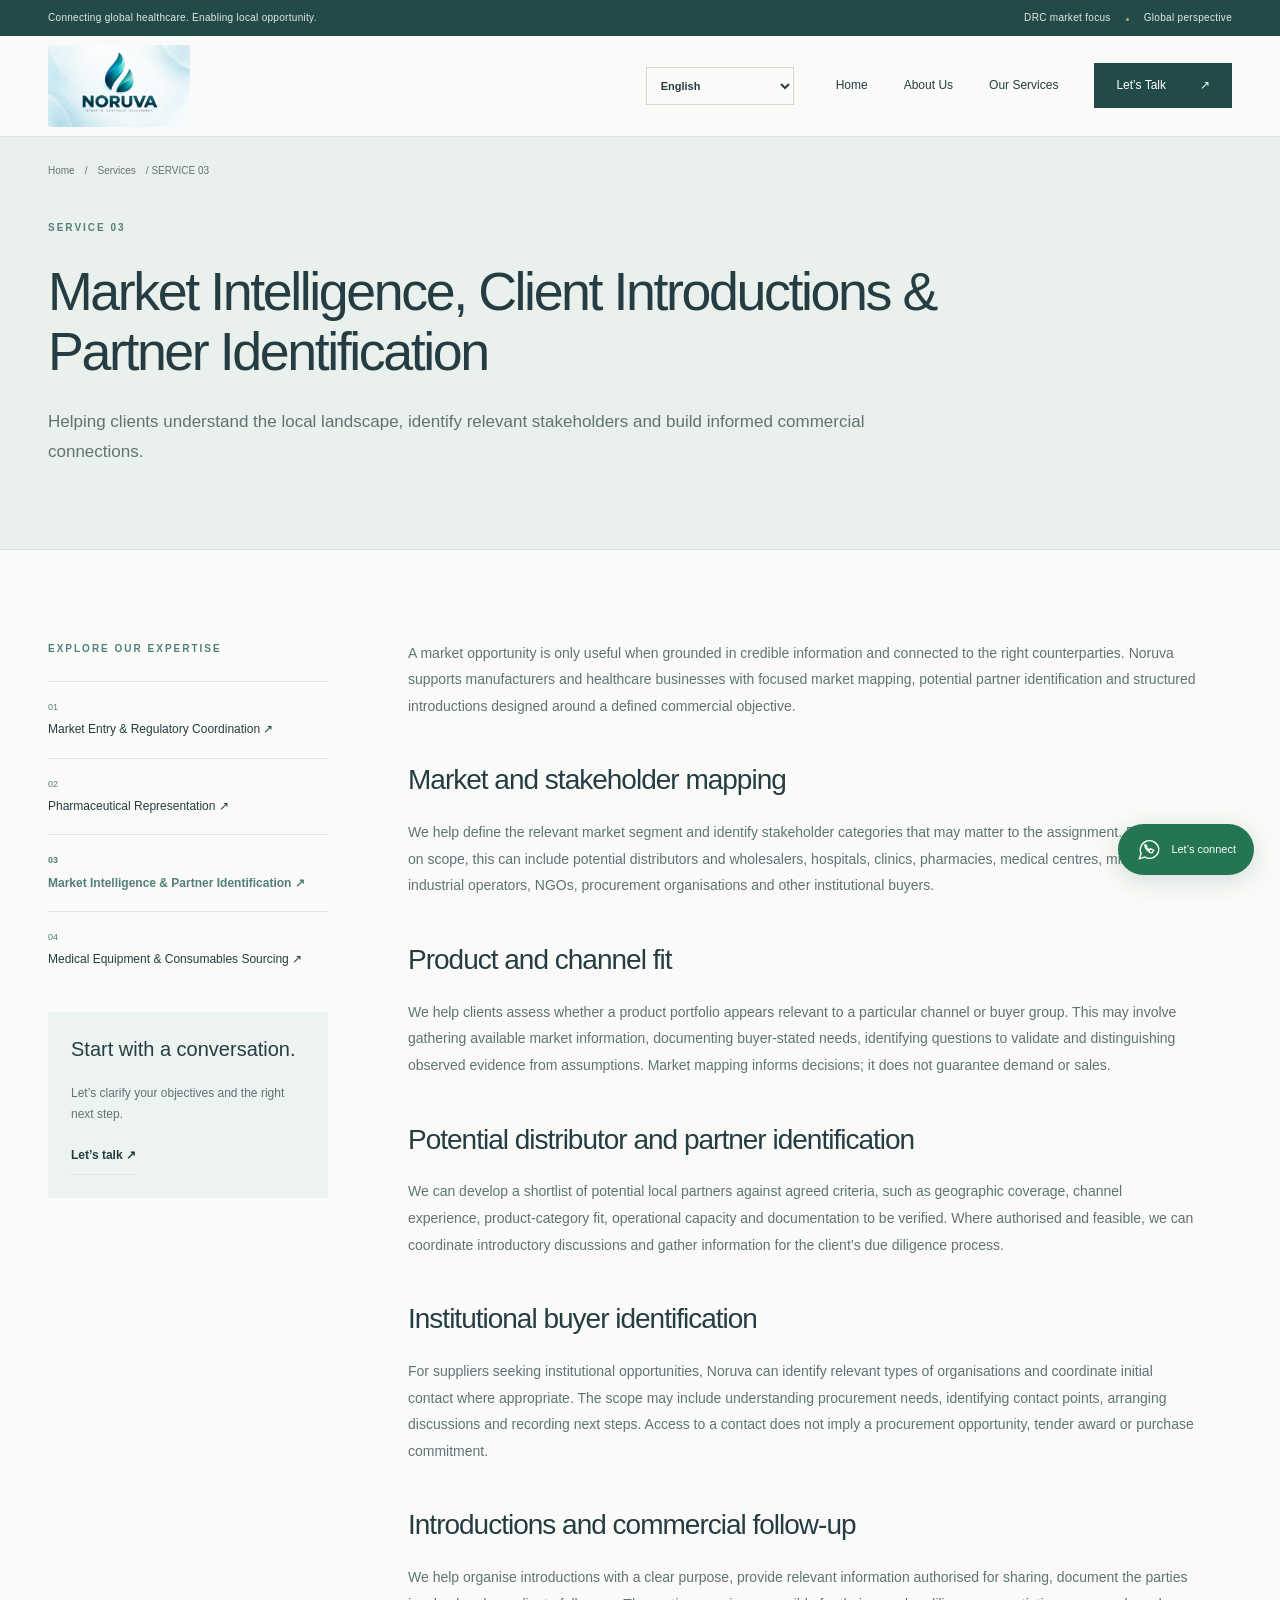
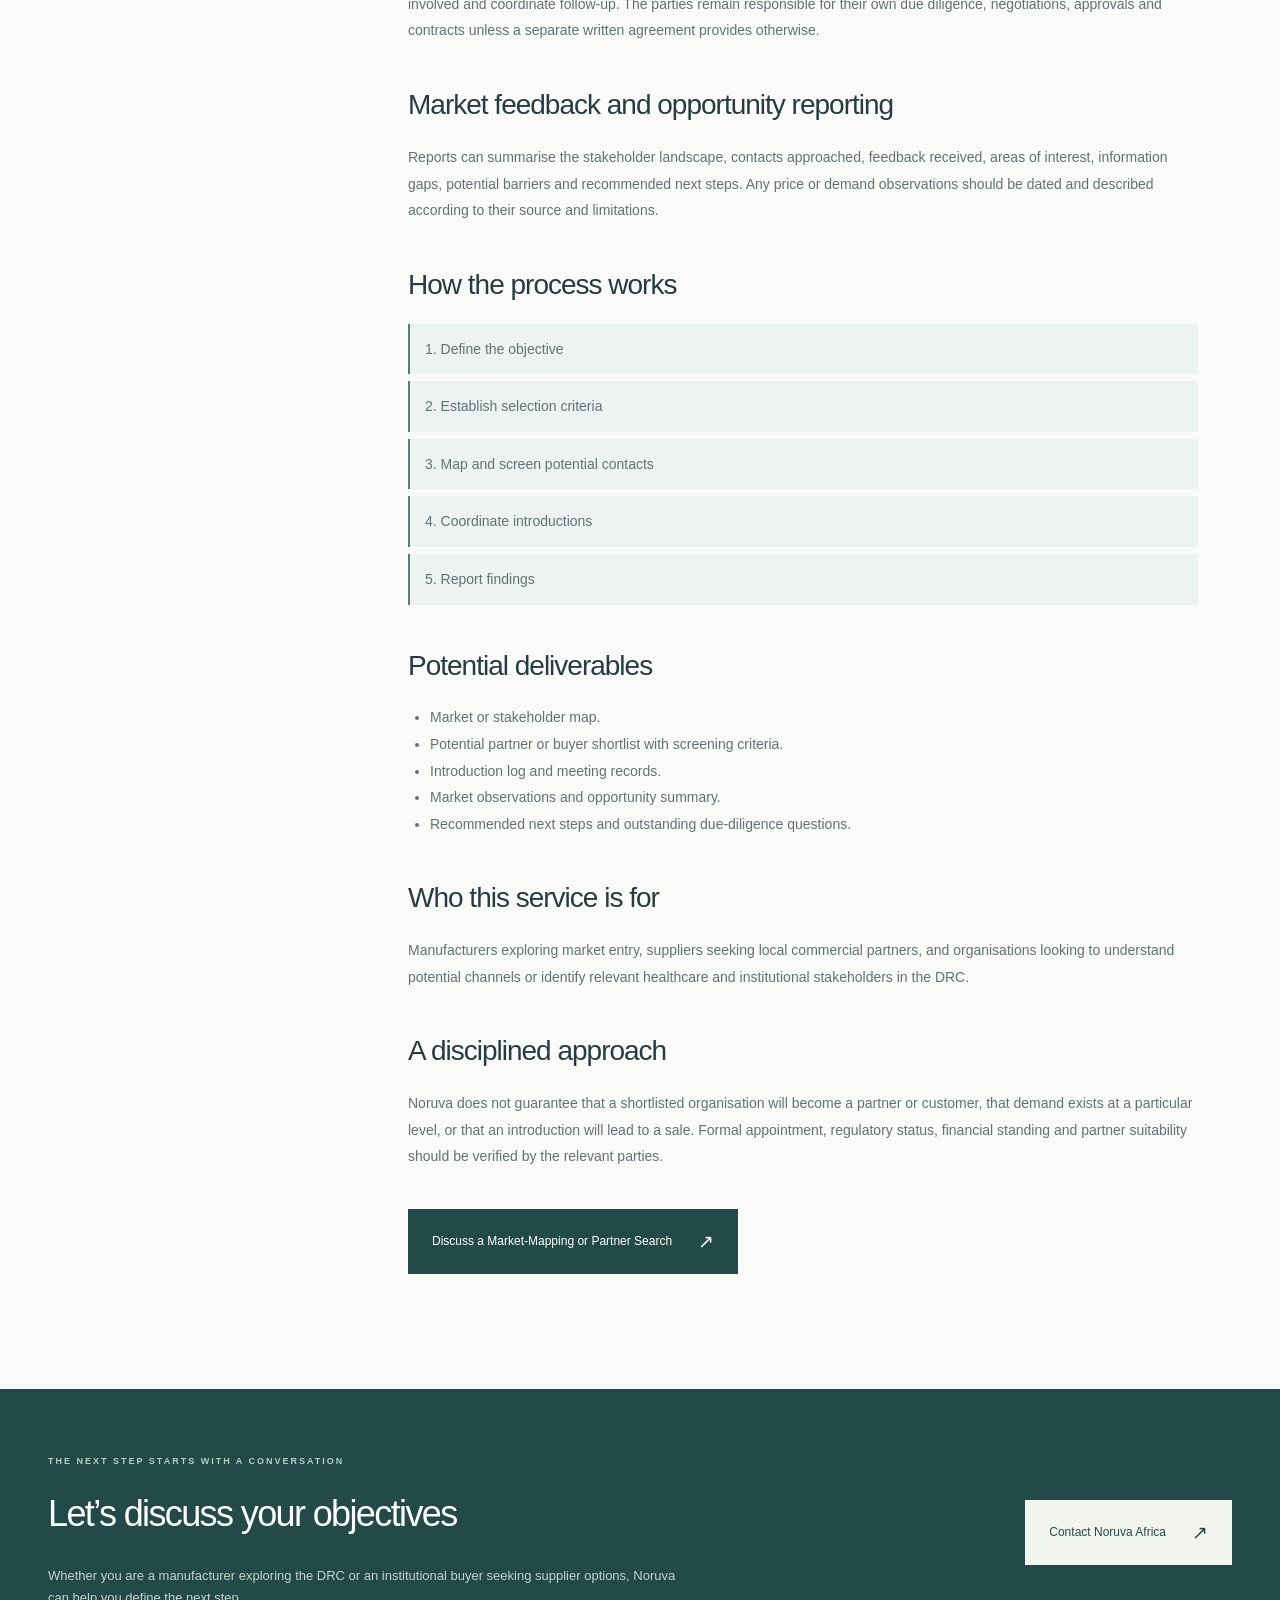
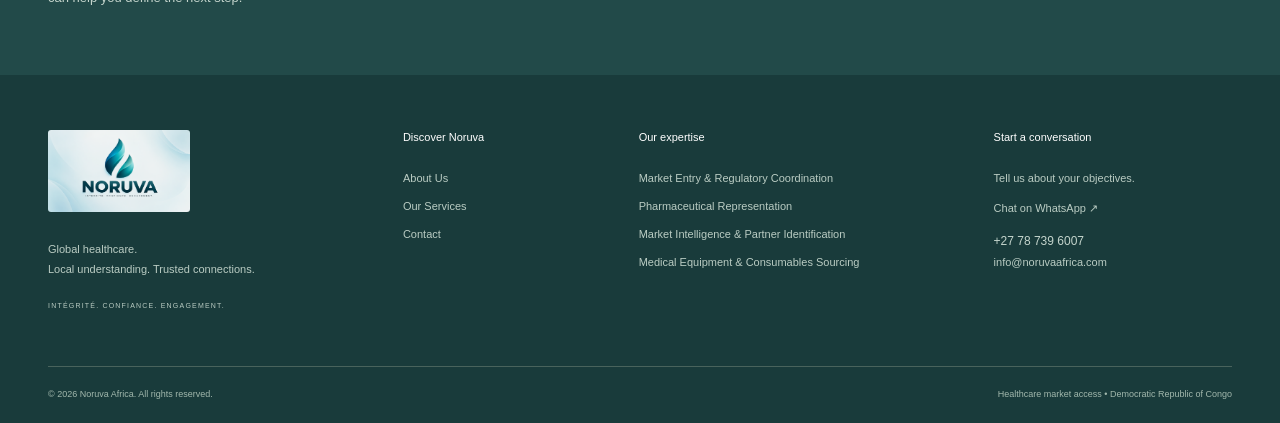
<file: market-intelligence.html>
<!doctype html>
<html lang="en"><head><meta charset="utf-8"><meta name="viewport" content="width=device-width,initial-scale=1"><meta name="theme-color" content="#224a49"><title>Market Intelligence, Client Introductions &amp; Partner Identification | Noruva Africa</title><meta name="description" content="Helping clients understand the local landscape, identify relevant stakeholders and build informed commercial connections."><link rel="icon" href="assets/favicon.svg" type="image/svg+xml"><link rel="stylesheet" href="assets/styles.css"></head><body><!-- Shared navigation: links connect the eight standalone HTML pages. script.js controls the mobile menu. -->
<a class="skip-link" href="#main">Skip to content</a><div class="topbar"><div class="container"><span>Connecting global healthcare. Enabling local opportunity.</span><span>DRC market focus <i></i> Global perspective</span></div></div>
<header class="header"><div class="container nav-wrap"><a class="brand" href="index.html" aria-label="Noruva Africa home"><img class="brand-image" src="assets/noruva-logo.png" alt="Noruva Africa — Intégrité. Confiance. Engagement."></a><button class="menu-toggle" aria-expanded="false" aria-controls="navigation">Menu <span>☰</span></button><label class="language-control notranslate" translate="no"><span class="sr-only">Language</span><select id="language-select" aria-label="Language"><option value="en">English</option><option value="fr">Français</option><option value="sw">Kiswahili</option><option value="ln">Lingala</option><option value="lua">Tshiluba (Chiluba)</option></select></label><nav id="navigation" aria-label="Main navigation"><a href="index.html" >Home</a><a href="about.html" >About Us</a><a href="services.html" >Our Services</a><a class="nav-contact" href="contact.html" >Let’s Talk <span>↗</span></a></nav></div></header><main id="main"><section class="page-hero"><div class="container"><div class="breadcrumb"><a href="index.html">Home</a> / <a href=services.html>Services</a> / SERVICE 03</div><p class="eyebrow">SERVICE 03</p><h1>Market Intelligence, Client Introductions &amp; Partner Identification</h1><p class="lead">Helping clients understand the local landscape, identify relevant stakeholders and build informed commercial connections.</p></div></section><section class="section"><div class="container content-layout"><aside class="service-sidebar"><p class="eyebrow">EXPLORE OUR EXPERTISE</p><a href="market-entry.html" ><span>01</span>Market Entry &amp; Regulatory Coordination ↗</a><a href="representation.html" ><span>02</span>Pharmaceutical Representation ↗</a><a href="market-intelligence.html" aria-current=page><span>03</span>Market Intelligence &amp; Partner Identification ↗</a><a href="sourcing.html" ><span>04</span>Medical Equipment &amp; Consumables Sourcing ↗</a><div class="sidebar-note"><h3>Start with a conversation.</h3><p>Let’s clarify your objectives and the right next step.</p><a class="text-link" href="contact.html">Let’s talk ↗</a></div></aside><article class="prose"><p>A market opportunity is only useful when grounded in credible information and connected to the right counterparties. Noruva supports manufacturers and healthcare businesses with focused market mapping, potential partner identification and structured introductions designed around a defined commercial objective.</p><h2>Market and stakeholder mapping</h2><p>We help define the relevant market segment and identify stakeholder categories that may matter to the assignment. Depending on scope, this can include potential distributors and wholesalers, hospitals, clinics, pharmacies, medical centres, mining and industrial operators, NGOs, procurement organisations and other institutional buyers.</p><h2>Product and channel fit</h2><p>We help clients assess whether a product portfolio appears relevant to a particular channel or buyer group. This may involve gathering available market information, documenting buyer-stated needs, identifying questions to validate and distinguishing observed evidence from assumptions. Market mapping informs decisions; it does not guarantee demand or sales.</p><h2>Potential distributor and partner identification</h2><p>We can develop a shortlist of potential local partners against agreed criteria, such as geographic coverage, channel experience, product-category fit, operational capacity and documentation to be verified. Where authorised and feasible, we can coordinate introductory discussions and gather information for the client’s due diligence process.</p><h2>Institutional buyer identification</h2><p>For suppliers seeking institutional opportunities, Noruva can identify relevant types of organisations and coordinate initial contact where appropriate. The scope may include understanding procurement needs, identifying contact points, arranging discussions and recording next steps. Access to a contact does not imply a procurement opportunity, tender award or purchase commitment.</p><h2>Introductions and commercial follow-up</h2><p>We help organise introductions with a clear purpose, provide relevant information authorised for sharing, document the parties involved and coordinate follow-up. The parties remain responsible for their own due diligence, negotiations, approvals and contracts unless a separate written agreement provides otherwise.</p><h2>Market feedback and opportunity reporting</h2><p>Reports can summarise the stakeholder landscape, contacts approached, feedback received, areas of interest, information gaps, potential barriers and recommended next steps. Any price or demand observations should be dated and described according to their source and limitations.</p><h2>How the process works</h2><p class="process-line">1. Define the objective</p><p class="process-line">2. Establish selection criteria</p><p class="process-line">3. Map and screen potential contacts</p><p class="process-line">4. Coordinate introductions</p><p class="process-line">5. Report findings</p><h2>Potential deliverables</h2><ul><li>Market or stakeholder map.</li><li>Potential partner or buyer shortlist with screening criteria.</li><li>Introduction log and meeting records.</li><li>Market observations and opportunity summary.</li><li>Recommended next steps and outstanding due-diligence questions.</li></ul><h2>Who this service is for</h2><p>Manufacturers exploring market entry, suppliers seeking local commercial partners, and organisations looking to understand potential channels or identify relevant healthcare and institutional stakeholders in the DRC.</p><h2>A disciplined approach</h2><p>Noruva does not guarantee that a shortlisted organisation will become a partner or customer, that demand exists at a particular level, or that an introduction will lead to a sale. Formal appointment, regulatory status, financial standing and partner suitability should be verified by the relevant parties.</p><a class="button" href="contact.html?service=market-intelligence">Discuss a Market-Mapping or Partner Search <span>↗</span></a></article></div></section><section class="cta"><div class="container cta-inner"><div><p class="eyebrow">THE NEXT STEP STARTS WITH A CONVERSATION</p><h2>Let’s discuss your objectives</h2><p>Whether you are a manufacturer exploring the DRC or an institutional buyer seeking supplier options, Noruva can help you define the next step.</p></div><a class="button light" href="contact.html">Contact Noruva Africa <span>↗</span></a></div></section></main><!-- Shared footer and WhatsApp: the phone number lives in assets/config.js, not in each page. -->
<footer><div class="container footer-main"><div><a class="brand" href="index.html"><img class="brand-image" src="assets/noruva-logo.png" alt="Noruva Africa — Intégrité. Confiance. Engagement."></a><p>Global healthcare.<br>Local understanding. Trusted connections.</p><small>INTÉGRITÉ. CONFIANCE. ENGAGEMENT.</small></div><div><h3>Discover Noruva</h3><a href="about.html">About Us</a><a href="services.html">Our Services</a><a href="contact.html">Contact</a></div><div><h3>Our expertise</h3><a href="market-entry.html">Market Entry &amp; Regulatory Coordination</a><a href="representation.html">Pharmaceutical Representation</a><a href="market-intelligence.html">Market Intelligence &amp; Partner Identification</a><a href="sourcing.html">Medical Equipment &amp; Consumables Sourcing</a></div><div><h3>Start a conversation</h3><p>Tell us about your objectives.</p><a data-whatsapp href="https://wa.me/27787396007" target="_blank" rel="noopener noreferrer">Chat on WhatsApp ↗</a><span class="phone-label">+27 78 739 6007</span><a href="mailto:info@noruvaafrica.com">info@noruvaafrica.com</a></div></div><div class="container footer-bottom"><span>© <span data-year>2026</span> Noruva Africa. All rights reserved.</span><span>Healthcare market access • Democratic Republic of Congo</span></div></footer>
<a class="whatsapp" data-whatsapp href="https://wa.me/27787396007" target="_blank" rel="noopener noreferrer" aria-label="Chat with Noruva Africa on WhatsApp"><svg viewBox="0 0 32 32" aria-hidden="true"><path d="M27 15.5A11 11 0 0 1 10.5 25L4 27l2-6A11 11 0 1 1 27 15.5Z"/><path d="M11 10c-2 3 4 10 8 10l2-3-4-2-1 2-4-4 1-1Z"/></svg><span>Let’s connect</span></a><script src="assets/config.js"></script><script src="assets/translations.js"></script><script src="assets/languages.js"></script><script src="assets/script.js"></script></body></html>
</file>
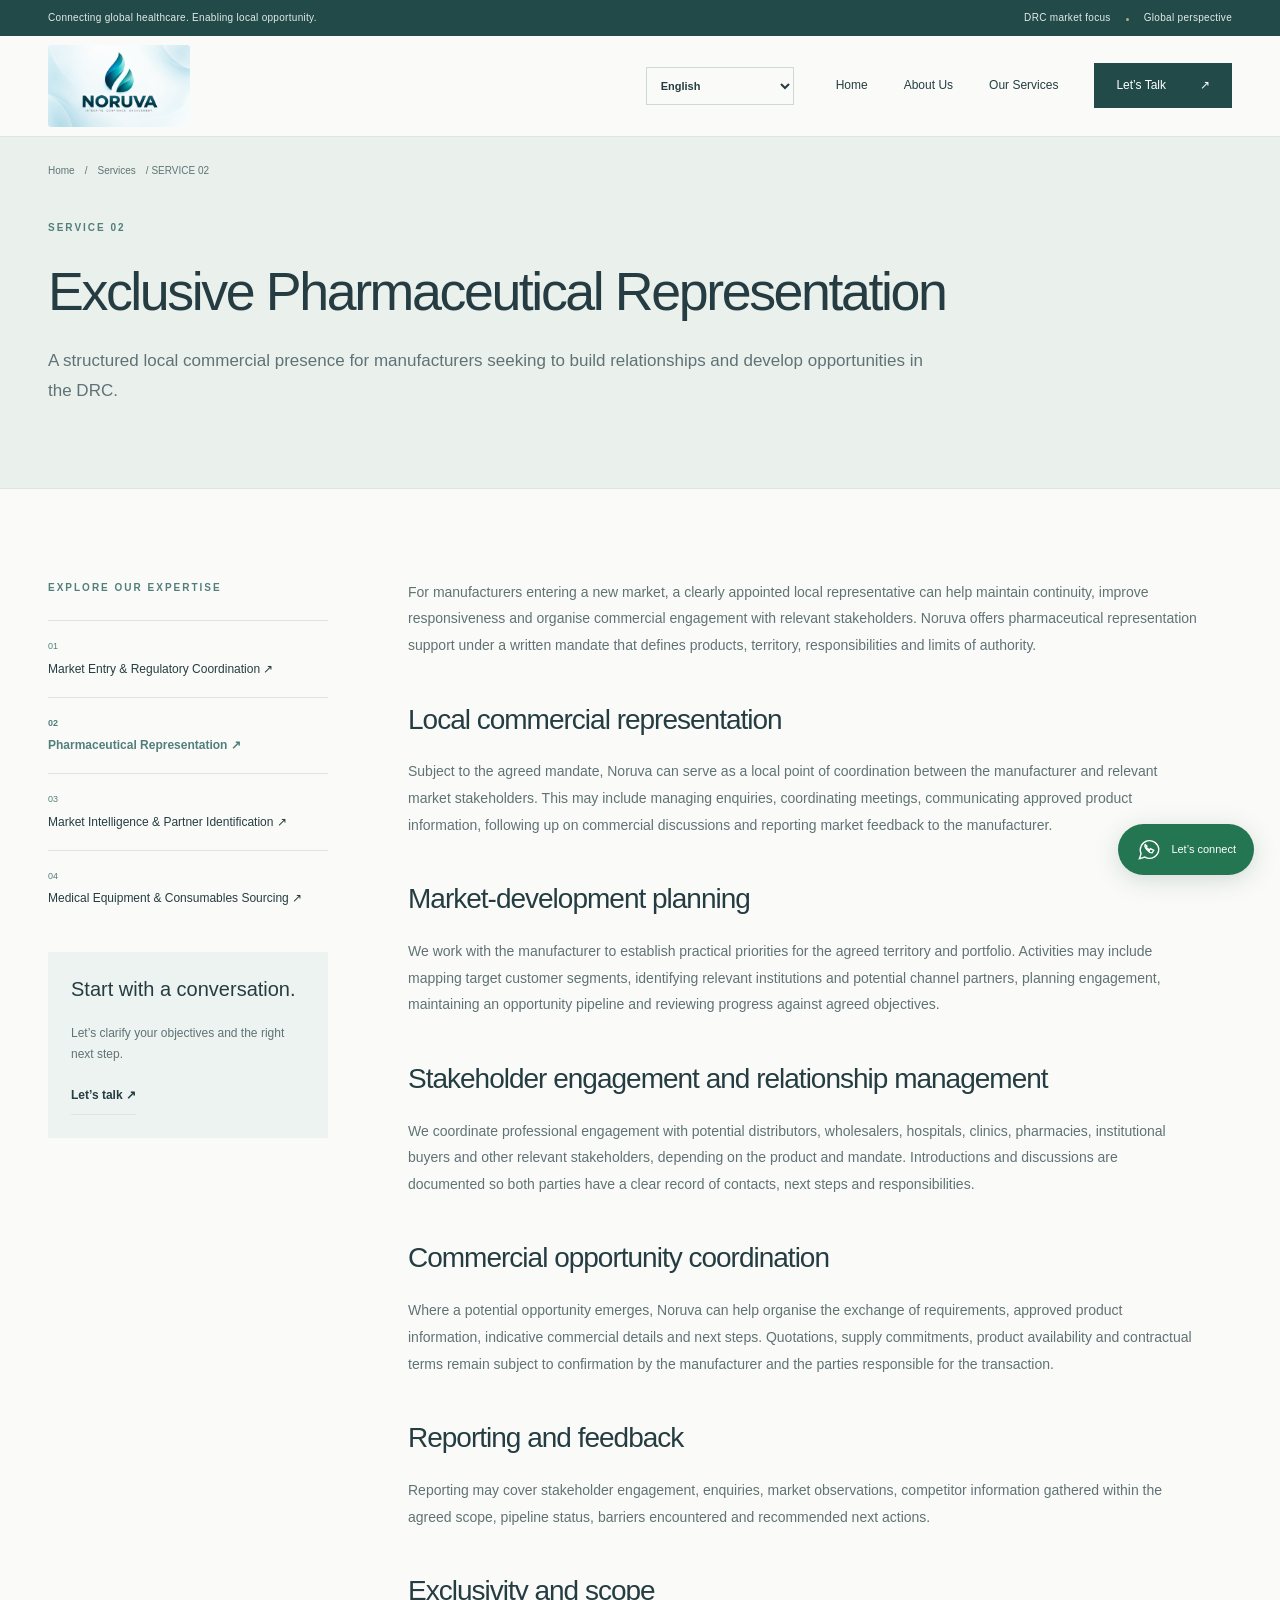
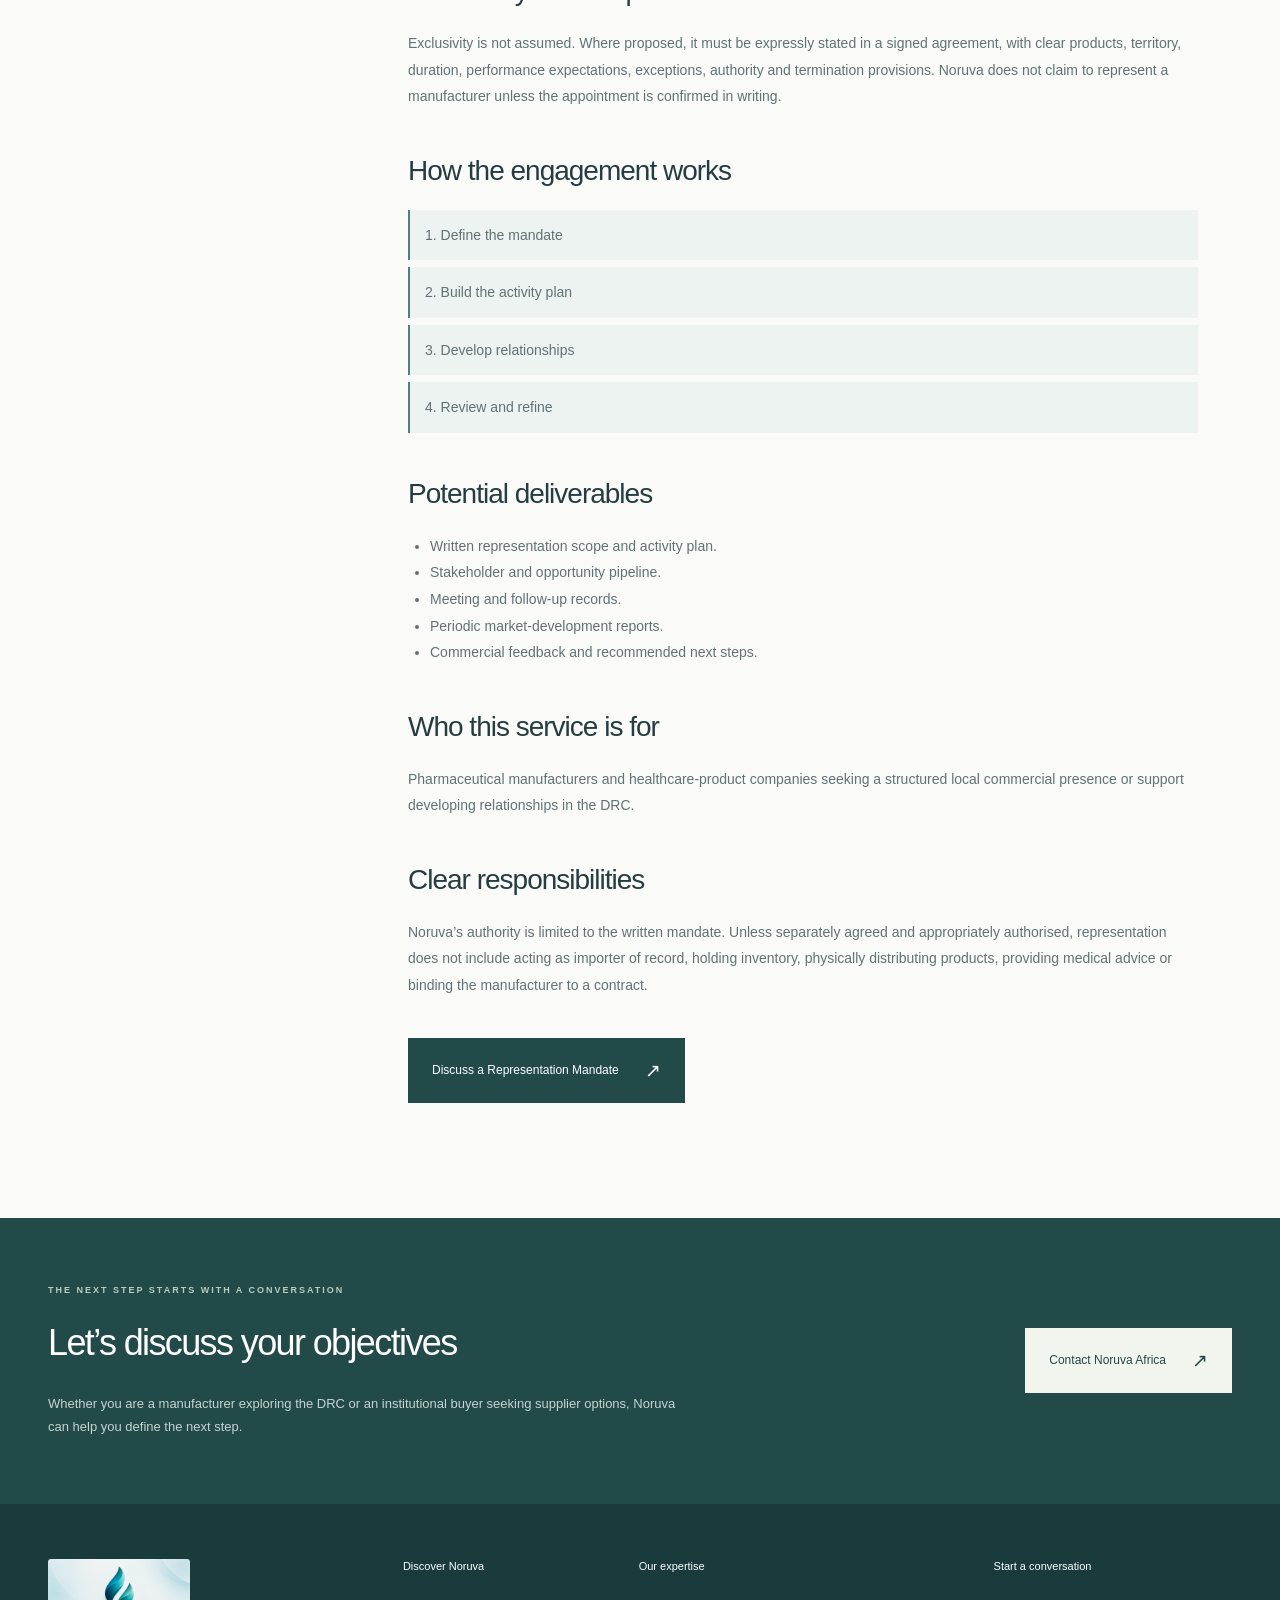
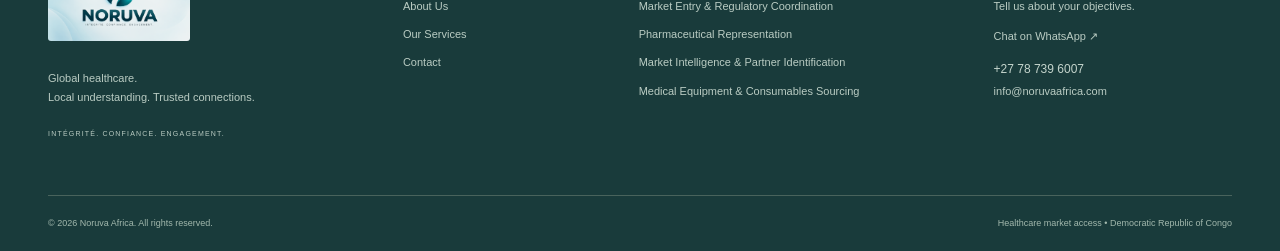
<file: representation.html>
<!doctype html>
<html lang="en"><head><meta charset="utf-8"><meta name="viewport" content="width=device-width,initial-scale=1"><meta name="theme-color" content="#224a49"><title>Exclusive Pharmaceutical Representation | Noruva Africa</title><meta name="description" content="A structured local commercial presence for manufacturers seeking to build relationships and develop opportunities in the DRC."><link rel="icon" href="assets/favicon.svg" type="image/svg+xml"><link rel="stylesheet" href="assets/styles.css"></head><body><!-- Shared navigation: links connect the eight standalone HTML pages. script.js controls the mobile menu. -->
<a class="skip-link" href="#main">Skip to content</a><div class="topbar"><div class="container"><span>Connecting global healthcare. Enabling local opportunity.</span><span>DRC market focus <i></i> Global perspective</span></div></div>
<header class="header"><div class="container nav-wrap"><a class="brand" href="index.html" aria-label="Noruva Africa home"><img class="brand-image" src="assets/noruva-logo.png" alt="Noruva Africa — Intégrité. Confiance. Engagement."></a><button class="menu-toggle" aria-expanded="false" aria-controls="navigation">Menu <span>☰</span></button><label class="language-control notranslate" translate="no"><span class="sr-only">Language</span><select id="language-select" aria-label="Language"><option value="en">English</option><option value="fr">Français</option><option value="sw">Kiswahili</option><option value="ln">Lingala</option><option value="lua">Tshiluba (Chiluba)</option></select></label><nav id="navigation" aria-label="Main navigation"><a href="index.html" >Home</a><a href="about.html" >About Us</a><a href="services.html" >Our Services</a><a class="nav-contact" href="contact.html" >Let’s Talk <span>↗</span></a></nav></div></header><main id="main"><section class="page-hero"><div class="container"><div class="breadcrumb"><a href="index.html">Home</a> / <a href=services.html>Services</a> / SERVICE 02</div><p class="eyebrow">SERVICE 02</p><h1>Exclusive Pharmaceutical Representation</h1><p class="lead">A structured local commercial presence for manufacturers seeking to build relationships and develop opportunities in the DRC.</p></div></section><section class="section"><div class="container content-layout"><aside class="service-sidebar"><p class="eyebrow">EXPLORE OUR EXPERTISE</p><a href="market-entry.html" ><span>01</span>Market Entry &amp; Regulatory Coordination ↗</a><a href="representation.html" aria-current=page><span>02</span>Pharmaceutical Representation ↗</a><a href="market-intelligence.html" ><span>03</span>Market Intelligence &amp; Partner Identification ↗</a><a href="sourcing.html" ><span>04</span>Medical Equipment &amp; Consumables Sourcing ↗</a><div class="sidebar-note"><h3>Start with a conversation.</h3><p>Let’s clarify your objectives and the right next step.</p><a class="text-link" href="contact.html">Let’s talk ↗</a></div></aside><article class="prose"><p>For manufacturers entering a new market, a clearly appointed local representative can help maintain continuity, improve responsiveness and organise commercial engagement with relevant stakeholders. Noruva offers pharmaceutical representation support under a written mandate that defines products, territory, responsibilities and limits of authority.</p><h2>Local commercial representation</h2><p>Subject to the agreed mandate, Noruva can serve as a local point of coordination between the manufacturer and relevant market stakeholders. This may include managing enquiries, coordinating meetings, communicating approved product information, following up on commercial discussions and reporting market feedback to the manufacturer.</p><h2>Market-development planning</h2><p>We work with the manufacturer to establish practical priorities for the agreed territory and portfolio. Activities may include mapping target customer segments, identifying relevant institutions and potential channel partners, planning engagement, maintaining an opportunity pipeline and reviewing progress against agreed objectives.</p><h2>Stakeholder engagement and relationship management</h2><p>We coordinate professional engagement with potential distributors, wholesalers, hospitals, clinics, pharmacies, institutional buyers and other relevant stakeholders, depending on the product and mandate. Introductions and discussions are documented so both parties have a clear record of contacts, next steps and responsibilities.</p><h2>Commercial opportunity coordination</h2><p>Where a potential opportunity emerges, Noruva can help organise the exchange of requirements, approved product information, indicative commercial details and next steps. Quotations, supply commitments, product availability and contractual terms remain subject to confirmation by the manufacturer and the parties responsible for the transaction.</p><h2>Reporting and feedback</h2><p>Reporting may cover stakeholder engagement, enquiries, market observations, competitor information gathered within the agreed scope, pipeline status, barriers encountered and recommended next actions.</p><h2>Exclusivity and scope</h2><p>Exclusivity is not assumed. Where proposed, it must be expressly stated in a signed agreement, with clear products, territory, duration, performance expectations, exceptions, authority and termination provisions. Noruva does not claim to represent a manufacturer unless the appointment is confirmed in writing.</p><h2>How the engagement works</h2><p class="process-line">1. Define the mandate</p><p class="process-line">2. Build the activity plan</p><p class="process-line">3. Develop relationships</p><p class="process-line">4. Review and refine</p><h2>Potential deliverables</h2><ul><li>Written representation scope and activity plan.</li><li>Stakeholder and opportunity pipeline.</li><li>Meeting and follow-up records.</li><li>Periodic market-development reports.</li><li>Commercial feedback and recommended next steps.</li></ul><h2>Who this service is for</h2><p>Pharmaceutical manufacturers and healthcare-product companies seeking a structured local commercial presence or support developing relationships in the DRC.</p><h2>Clear responsibilities</h2><p>Noruva’s authority is limited to the written mandate. Unless separately agreed and appropriately authorised, representation does not include acting as importer of record, holding inventory, physically distributing products, providing medical advice or binding the manufacturer to a contract.</p><a class="button" href="contact.html?service=representation">Discuss a Representation Mandate <span>↗</span></a></article></div></section><section class="cta"><div class="container cta-inner"><div><p class="eyebrow">THE NEXT STEP STARTS WITH A CONVERSATION</p><h2>Let’s discuss your objectives</h2><p>Whether you are a manufacturer exploring the DRC or an institutional buyer seeking supplier options, Noruva can help you define the next step.</p></div><a class="button light" href="contact.html">Contact Noruva Africa <span>↗</span></a></div></section></main><!-- Shared footer and WhatsApp: the phone number lives in assets/config.js, not in each page. -->
<footer><div class="container footer-main"><div><a class="brand" href="index.html"><img class="brand-image" src="assets/noruva-logo.png" alt="Noruva Africa — Intégrité. Confiance. Engagement."></a><p>Global healthcare.<br>Local understanding. Trusted connections.</p><small>INTÉGRITÉ. CONFIANCE. ENGAGEMENT.</small></div><div><h3>Discover Noruva</h3><a href="about.html">About Us</a><a href="services.html">Our Services</a><a href="contact.html">Contact</a></div><div><h3>Our expertise</h3><a href="market-entry.html">Market Entry &amp; Regulatory Coordination</a><a href="representation.html">Pharmaceutical Representation</a><a href="market-intelligence.html">Market Intelligence &amp; Partner Identification</a><a href="sourcing.html">Medical Equipment &amp; Consumables Sourcing</a></div><div><h3>Start a conversation</h3><p>Tell us about your objectives.</p><a data-whatsapp href="https://wa.me/27787396007" target="_blank" rel="noopener noreferrer">Chat on WhatsApp ↗</a><span class="phone-label">+27 78 739 6007</span><a href="mailto:info@noruvaafrica.com">info@noruvaafrica.com</a></div></div><div class="container footer-bottom"><span>© <span data-year>2026</span> Noruva Africa. All rights reserved.</span><span>Healthcare market access • Democratic Republic of Congo</span></div></footer>
<a class="whatsapp" data-whatsapp href="https://wa.me/27787396007" target="_blank" rel="noopener noreferrer" aria-label="Chat with Noruva Africa on WhatsApp"><svg viewBox="0 0 32 32" aria-hidden="true"><path d="M27 15.5A11 11 0 0 1 10.5 25L4 27l2-6A11 11 0 1 1 27 15.5Z"/><path d="M11 10c-2 3 4 10 8 10l2-3-4-2-1 2-4-4 1-1Z"/></svg><span>Let’s connect</span></a><script src="assets/config.js"></script><script src="assets/translations.js"></script><script src="assets/languages.js"></script><script src="assets/script.js"></script></body></html>
</file>
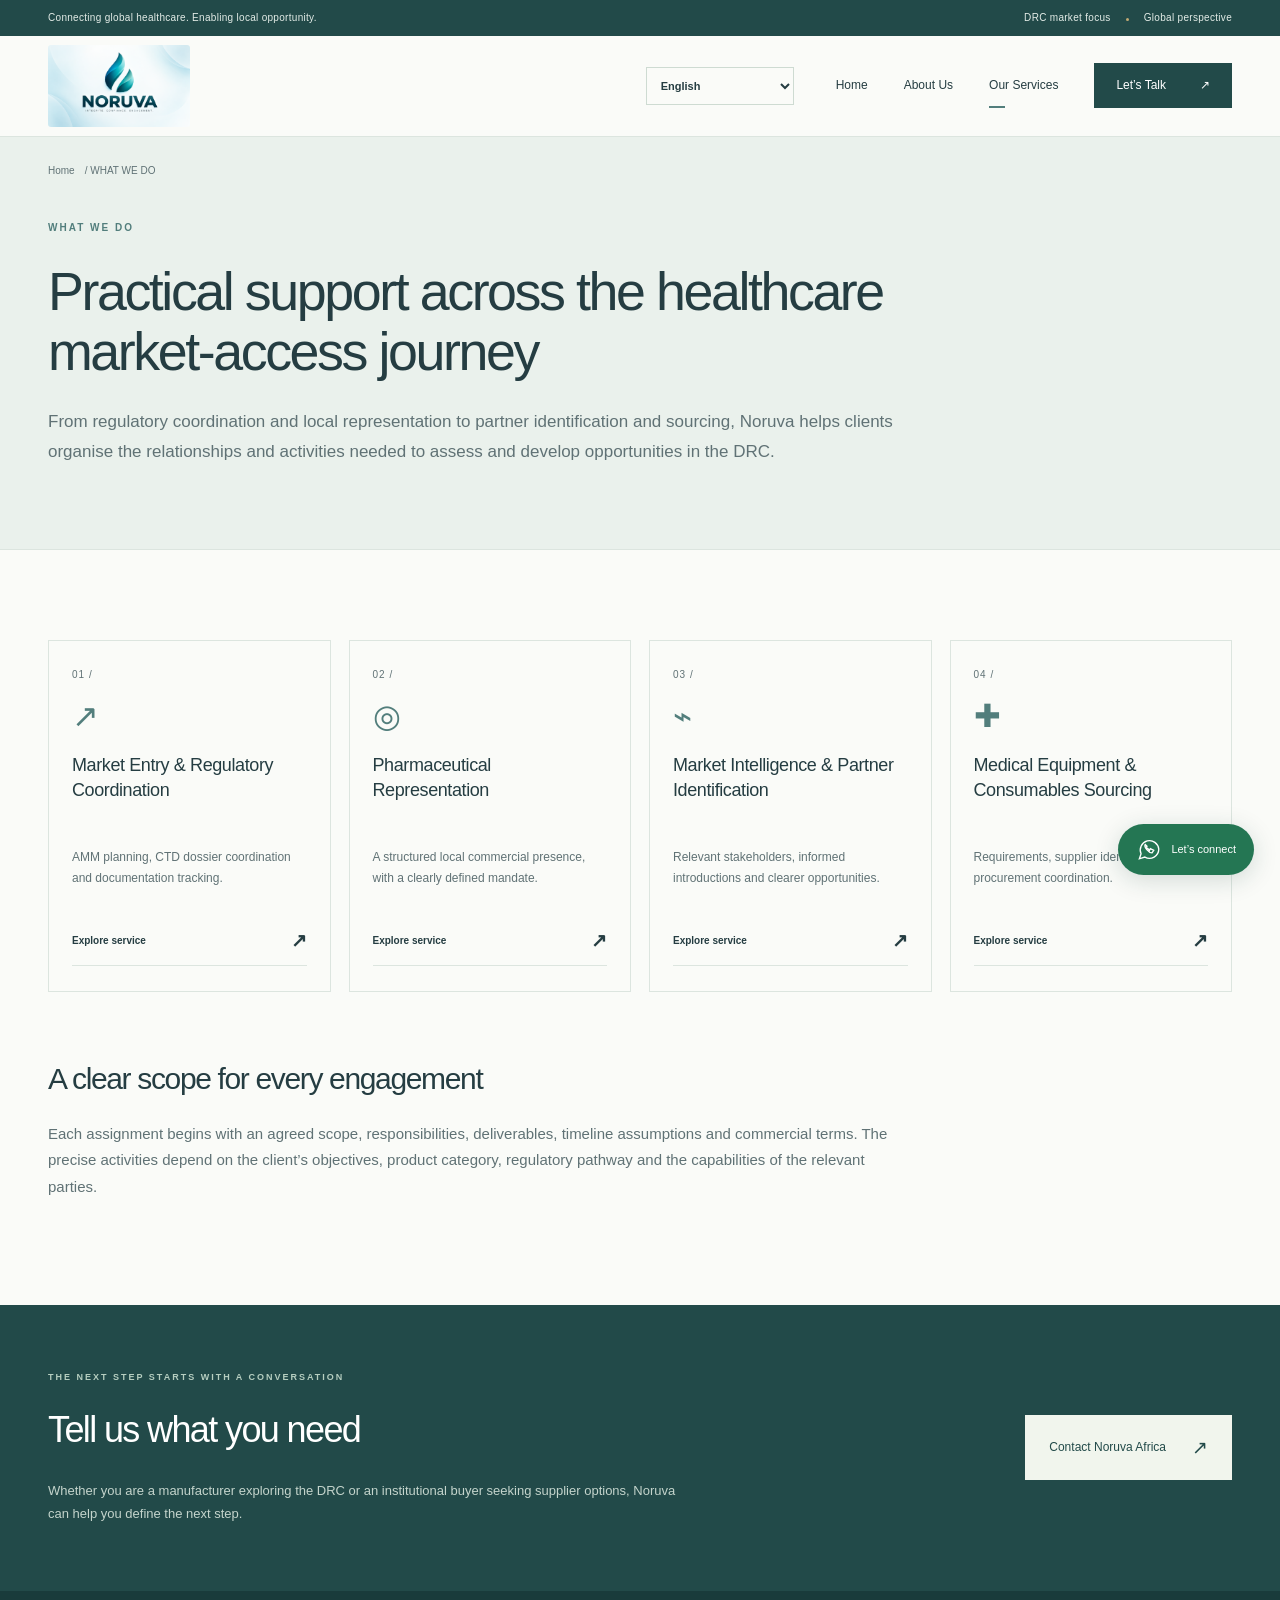
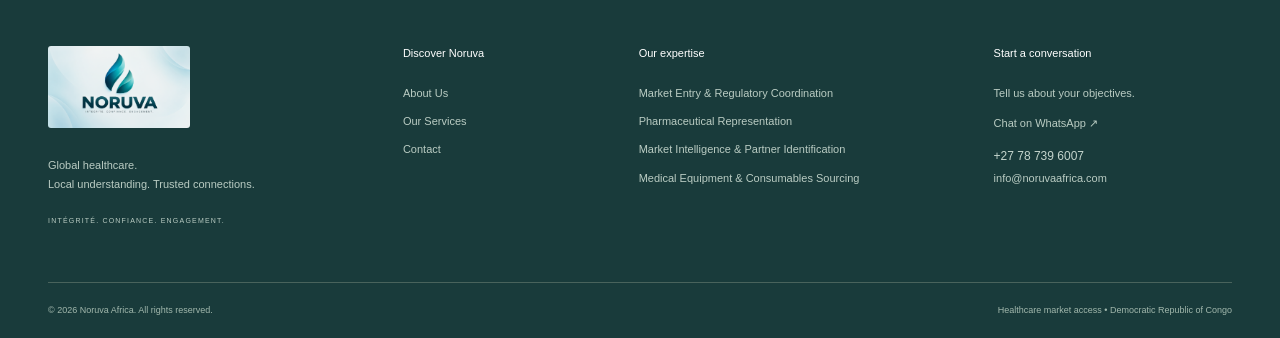
<file: services.html>
<!doctype html>
<html lang="en"><head><meta charset="utf-8"><meta name="viewport" content="width=device-width,initial-scale=1"><meta name="theme-color" content="#224a49"><title>Practical support across the healthcare market-access journey | Noruva Africa</title><meta name="description" content="From regulatory coordination and local representation to partner identification and sourcing, Noruva helps clients organise the relationships and activities needed to assess and develop opportunities in the DRC."><link rel="icon" href="assets/favicon.svg" type="image/svg+xml"><link rel="stylesheet" href="assets/styles.css"></head><body><!-- Shared navigation: links connect the eight standalone HTML pages. script.js controls the mobile menu. -->
<a class="skip-link" href="#main">Skip to content</a><div class="topbar"><div class="container"><span>Connecting global healthcare. Enabling local opportunity.</span><span>DRC market focus <i></i> Global perspective</span></div></div>
<header class="header"><div class="container nav-wrap"><a class="brand" href="index.html" aria-label="Noruva Africa home"><img class="brand-image" src="assets/noruva-logo.png" alt="Noruva Africa — Intégrité. Confiance. Engagement."></a><button class="menu-toggle" aria-expanded="false" aria-controls="navigation">Menu <span>☰</span></button><label class="language-control notranslate" translate="no"><span class="sr-only">Language</span><select id="language-select" aria-label="Language"><option value="en">English</option><option value="fr">Français</option><option value="sw">Kiswahili</option><option value="ln">Lingala</option><option value="lua">Tshiluba (Chiluba)</option></select></label><nav id="navigation" aria-label="Main navigation"><a href="index.html" >Home</a><a href="about.html" >About Us</a><a href="services.html" aria-current=page>Our Services</a><a class="nav-contact" href="contact.html" >Let’s Talk <span>↗</span></a></nav></div></header><main id="main"><section class="page-hero"><div class="container"><div class="breadcrumb"><a href="index.html">Home</a> / WHAT WE DO</div><p class="eyebrow">WHAT WE DO</p><h1>Practical support across the healthcare market-access journey</h1><p class="lead">From regulatory coordination and local representation to partner identification and sourcing, Noruva helps clients organise the relationships and activities needed to assess and develop opportunities in the DRC.</p></div></section><section class="section"><div class="container"><div class="service-grid"><a class="service-card" href="market-entry.html"><span class="card-number">01 /</span><span class="card-icon" aria-hidden="true">↗</span><h3>Market Entry &amp; Regulatory Coordination</h3><p>AMM planning, CTD dossier coordination and documentation tracking.</p><span class="text-link">Explore service <span>↗</span></span></a><a class="service-card" href="representation.html"><span class="card-number">02 /</span><span class="card-icon" aria-hidden="true">◎</span><h3>Pharmaceutical Representation</h3><p>A structured local commercial presence, with a clearly defined mandate.</p><span class="text-link">Explore service <span>↗</span></span></a><a class="service-card" href="market-intelligence.html"><span class="card-number">03 /</span><span class="card-icon" aria-hidden="true">⌁</span><h3>Market Intelligence &amp; Partner Identification</h3><p>Relevant stakeholders, informed introductions and clearer opportunities.</p><span class="text-link">Explore service <span>↗</span></span></a><a class="service-card" href="sourcing.html"><span class="card-number">04 /</span><span class="card-icon" aria-hidden="true">✚</span><h3>Medical Equipment &amp; Consumables Sourcing</h3><p>Requirements, supplier identification and procurement coordination.</p><span class="text-link">Explore service <span>↗</span></span></a></div><div class="scope"><h2>A clear scope for every engagement</h2><p>Each assignment begins with an agreed scope, responsibilities, deliverables, timeline assumptions and commercial terms. The precise activities depend on the client’s objectives, product category, regulatory pathway and the capabilities of the relevant parties.</p></div></div></section><section class="cta"><div class="container cta-inner"><div><p class="eyebrow">THE NEXT STEP STARTS WITH A CONVERSATION</p><h2>Tell us what you need</h2><p>Whether you are a manufacturer exploring the DRC or an institutional buyer seeking supplier options, Noruva can help you define the next step.</p></div><a class="button light" href="contact.html">Contact Noruva Africa <span>↗</span></a></div></section></main><!-- Shared footer and WhatsApp: the phone number lives in assets/config.js, not in each page. -->
<footer><div class="container footer-main"><div><a class="brand" href="index.html"><img class="brand-image" src="assets/noruva-logo.png" alt="Noruva Africa — Intégrité. Confiance. Engagement."></a><p>Global healthcare.<br>Local understanding. Trusted connections.</p><small>INTÉGRITÉ. CONFIANCE. ENGAGEMENT.</small></div><div><h3>Discover Noruva</h3><a href="about.html">About Us</a><a href="services.html">Our Services</a><a href="contact.html">Contact</a></div><div><h3>Our expertise</h3><a href="market-entry.html">Market Entry &amp; Regulatory Coordination</a><a href="representation.html">Pharmaceutical Representation</a><a href="market-intelligence.html">Market Intelligence &amp; Partner Identification</a><a href="sourcing.html">Medical Equipment &amp; Consumables Sourcing</a></div><div><h3>Start a conversation</h3><p>Tell us about your objectives.</p><a data-whatsapp href="https://wa.me/27787396007" target="_blank" rel="noopener noreferrer">Chat on WhatsApp ↗</a><span class="phone-label">+27 78 739 6007</span><a href="mailto:info@noruvaafrica.com">info@noruvaafrica.com</a></div></div><div class="container footer-bottom"><span>© <span data-year>2026</span> Noruva Africa. All rights reserved.</span><span>Healthcare market access • Democratic Republic of Congo</span></div></footer>
<a class="whatsapp" data-whatsapp href="https://wa.me/27787396007" target="_blank" rel="noopener noreferrer" aria-label="Chat with Noruva Africa on WhatsApp"><svg viewBox="0 0 32 32" aria-hidden="true"><path d="M27 15.5A11 11 0 0 1 10.5 25L4 27l2-6A11 11 0 1 1 27 15.5Z"/><path d="M11 10c-2 3 4 10 8 10l2-3-4-2-1 2-4-4 1-1Z"/></svg><span>Let’s connect</span></a><script src="assets/config.js"></script><script src="assets/translations.js"></script><script src="assets/languages.js"></script><script src="assets/script.js"></script></body></html>
</file>
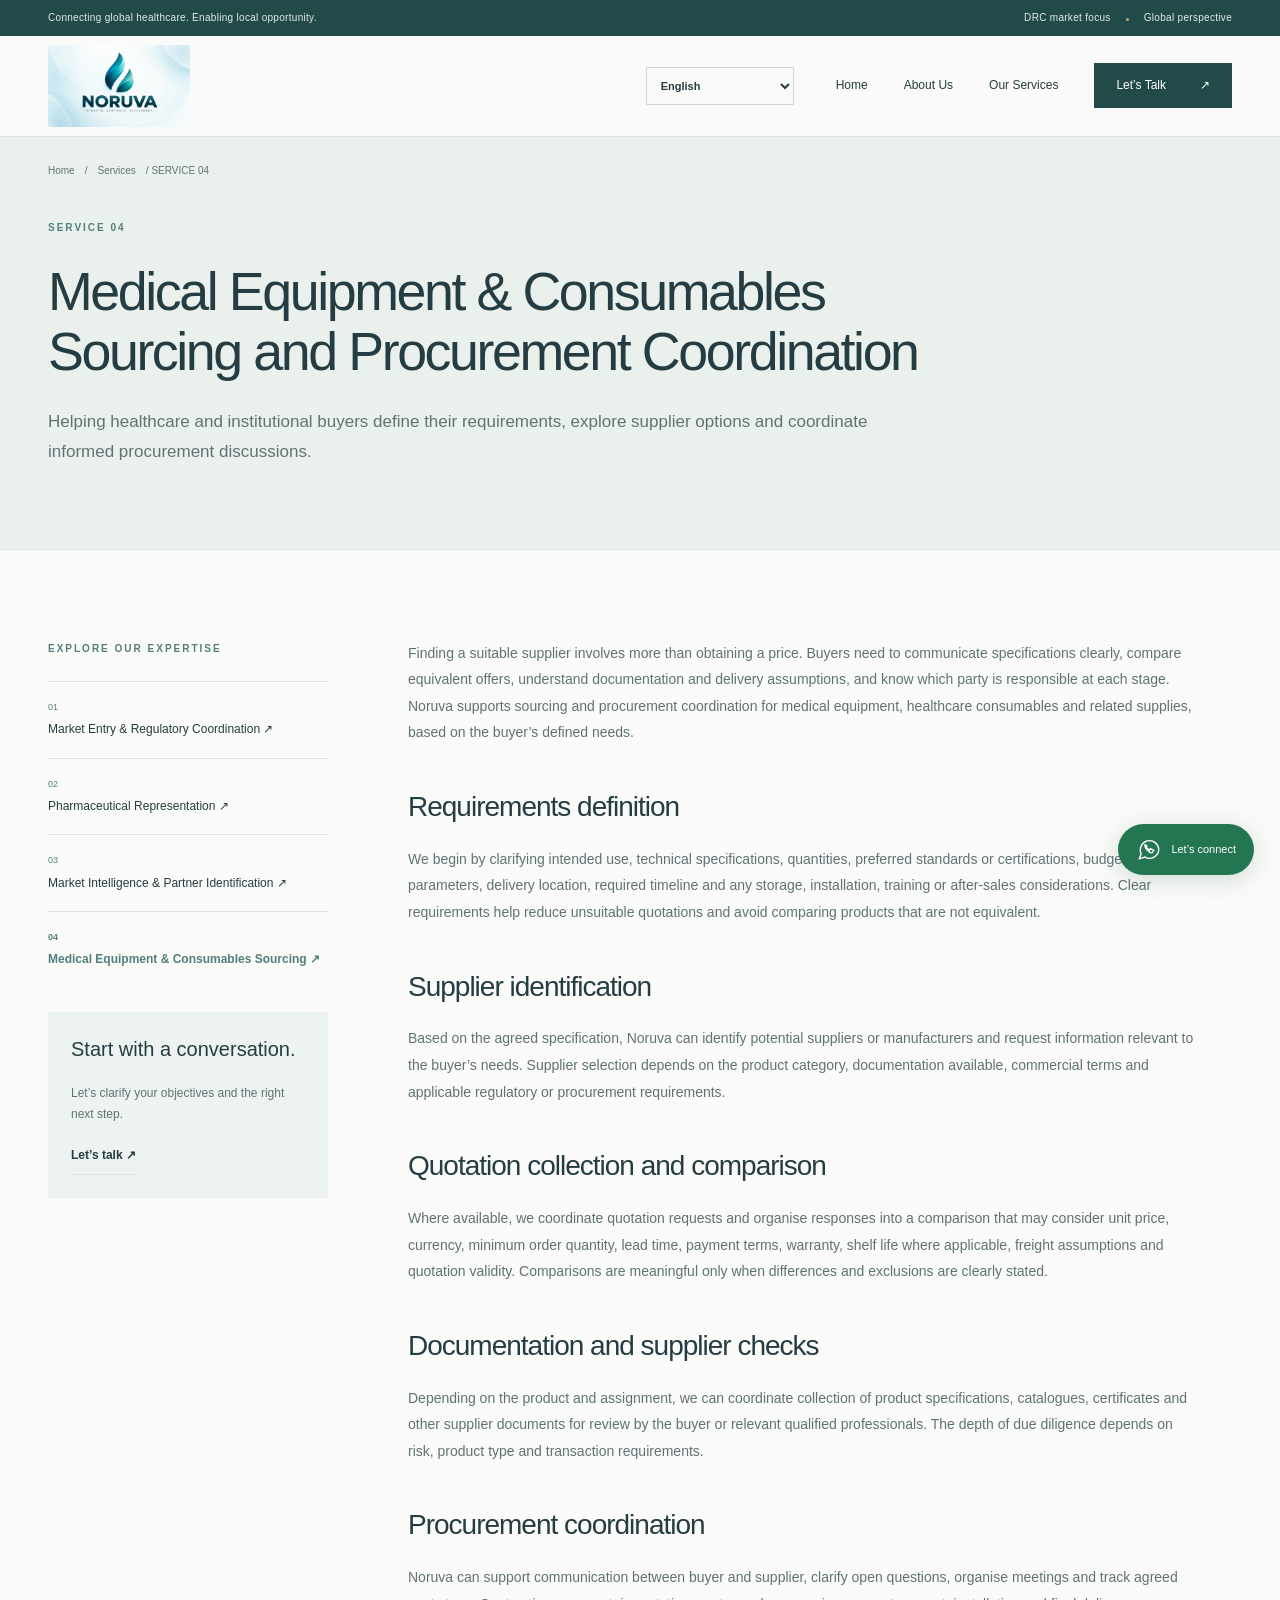
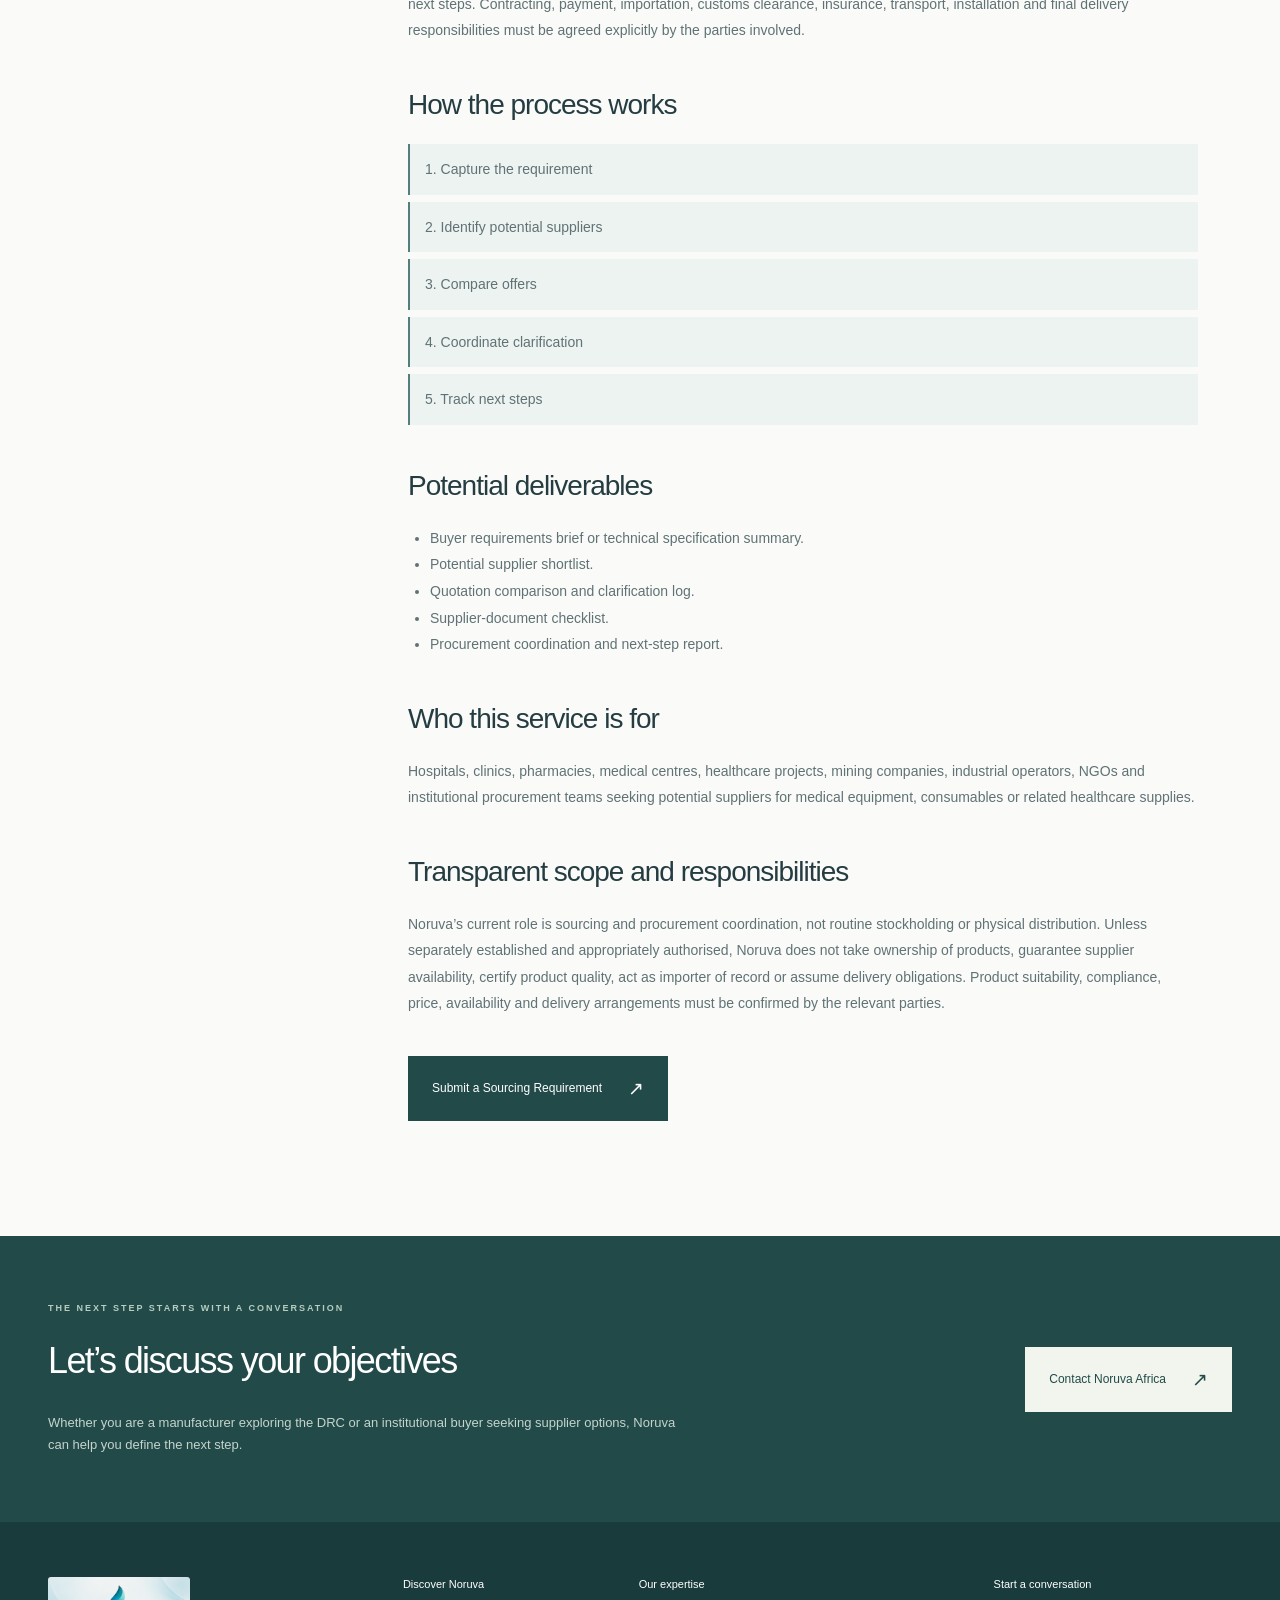
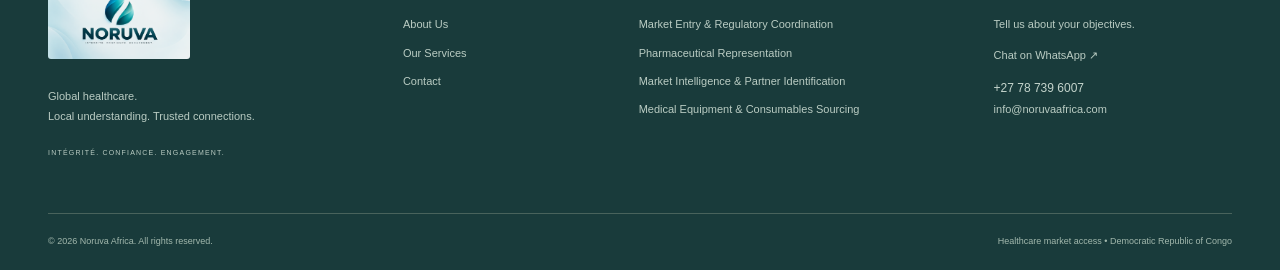
<file: sourcing.html>
<!doctype html>
<html lang="en"><head><meta charset="utf-8"><meta name="viewport" content="width=device-width,initial-scale=1"><meta name="theme-color" content="#224a49"><title>Medical Equipment &amp; Consumables Sourcing and Procurement Coordination | Noruva Africa</title><meta name="description" content="Helping healthcare and institutional buyers define their requirements, explore supplier options and coordinate informed procurement discussions."><link rel="icon" href="assets/favicon.svg" type="image/svg+xml"><link rel="stylesheet" href="assets/styles.css"></head><body><!-- Shared navigation: links connect the eight standalone HTML pages. script.js controls the mobile menu. -->
<a class="skip-link" href="#main">Skip to content</a><div class="topbar"><div class="container"><span>Connecting global healthcare. Enabling local opportunity.</span><span>DRC market focus <i></i> Global perspective</span></div></div>
<header class="header"><div class="container nav-wrap"><a class="brand" href="index.html" aria-label="Noruva Africa home"><img class="brand-image" src="assets/noruva-logo.png" alt="Noruva Africa — Intégrité. Confiance. Engagement."></a><button class="menu-toggle" aria-expanded="false" aria-controls="navigation">Menu <span>☰</span></button><label class="language-control notranslate" translate="no"><span class="sr-only">Language</span><select id="language-select" aria-label="Language"><option value="en">English</option><option value="fr">Français</option><option value="sw">Kiswahili</option><option value="ln">Lingala</option><option value="lua">Tshiluba (Chiluba)</option></select></label><nav id="navigation" aria-label="Main navigation"><a href="index.html" >Home</a><a href="about.html" >About Us</a><a href="services.html" >Our Services</a><a class="nav-contact" href="contact.html" >Let’s Talk <span>↗</span></a></nav></div></header><main id="main"><section class="page-hero"><div class="container"><div class="breadcrumb"><a href="index.html">Home</a> / <a href=services.html>Services</a> / SERVICE 04</div><p class="eyebrow">SERVICE 04</p><h1>Medical Equipment &amp; Consumables Sourcing and Procurement Coordination</h1><p class="lead">Helping healthcare and institutional buyers define their requirements, explore supplier options and coordinate informed procurement discussions.</p></div></section><section class="section"><div class="container content-layout"><aside class="service-sidebar"><p class="eyebrow">EXPLORE OUR EXPERTISE</p><a href="market-entry.html" ><span>01</span>Market Entry &amp; Regulatory Coordination ↗</a><a href="representation.html" ><span>02</span>Pharmaceutical Representation ↗</a><a href="market-intelligence.html" ><span>03</span>Market Intelligence &amp; Partner Identification ↗</a><a href="sourcing.html" aria-current=page><span>04</span>Medical Equipment &amp; Consumables Sourcing ↗</a><div class="sidebar-note"><h3>Start with a conversation.</h3><p>Let’s clarify your objectives and the right next step.</p><a class="text-link" href="contact.html">Let’s talk ↗</a></div></aside><article class="prose"><p>Finding a suitable supplier involves more than obtaining a price. Buyers need to communicate specifications clearly, compare equivalent offers, understand documentation and delivery assumptions, and know which party is responsible at each stage. Noruva supports sourcing and procurement coordination for medical equipment, healthcare consumables and related supplies, based on the buyer’s defined needs.</p><h2>Requirements definition</h2><p>We begin by clarifying intended use, technical specifications, quantities, preferred standards or certifications, budget parameters, delivery location, required timeline and any storage, installation, training or after-sales considerations. Clear requirements help reduce unsuitable quotations and avoid comparing products that are not equivalent.</p><h2>Supplier identification</h2><p>Based on the agreed specification, Noruva can identify potential suppliers or manufacturers and request information relevant to the buyer’s needs. Supplier selection depends on the product category, documentation available, commercial terms and applicable regulatory or procurement requirements.</p><h2>Quotation collection and comparison</h2><p>Where available, we coordinate quotation requests and organise responses into a comparison that may consider unit price, currency, minimum order quantity, lead time, payment terms, warranty, shelf life where applicable, freight assumptions and quotation validity. Comparisons are meaningful only when differences and exclusions are clearly stated.</p><h2>Documentation and supplier checks</h2><p>Depending on the product and assignment, we can coordinate collection of product specifications, catalogues, certificates and other supplier documents for review by the buyer or relevant qualified professionals. The depth of due diligence depends on risk, product type and transaction requirements.</p><h2>Procurement coordination</h2><p>Noruva can support communication between buyer and supplier, clarify open questions, organise meetings and track agreed next steps. Contracting, payment, importation, customs clearance, insurance, transport, installation and final delivery responsibilities must be agreed explicitly by the parties involved.</p><h2>How the process works</h2><p class="process-line">1. Capture the requirement</p><p class="process-line">2. Identify potential suppliers</p><p class="process-line">3. Compare offers</p><p class="process-line">4. Coordinate clarification</p><p class="process-line">5. Track next steps</p><h2>Potential deliverables</h2><ul><li>Buyer requirements brief or technical specification summary.</li><li>Potential supplier shortlist.</li><li>Quotation comparison and clarification log.</li><li>Supplier-document checklist.</li><li>Procurement coordination and next-step report.</li></ul><h2>Who this service is for</h2><p>Hospitals, clinics, pharmacies, medical centres, healthcare projects, mining companies, industrial operators, NGOs and institutional procurement teams seeking potential suppliers for medical equipment, consumables or related healthcare supplies.</p><h2>Transparent scope and responsibilities</h2><p>Noruva’s current role is sourcing and procurement coordination, not routine stockholding or physical distribution. Unless separately established and appropriately authorised, Noruva does not take ownership of products, guarantee supplier availability, certify product quality, act as importer of record or assume delivery obligations. Product suitability, compliance, price, availability and delivery arrangements must be confirmed by the relevant parties.</p><a class="button" href="contact.html?service=sourcing">Submit a Sourcing Requirement <span>↗</span></a></article></div></section><section class="cta"><div class="container cta-inner"><div><p class="eyebrow">THE NEXT STEP STARTS WITH A CONVERSATION</p><h2>Let’s discuss your objectives</h2><p>Whether you are a manufacturer exploring the DRC or an institutional buyer seeking supplier options, Noruva can help you define the next step.</p></div><a class="button light" href="contact.html">Contact Noruva Africa <span>↗</span></a></div></section></main><!-- Shared footer and WhatsApp: the phone number lives in assets/config.js, not in each page. -->
<footer><div class="container footer-main"><div><a class="brand" href="index.html"><img class="brand-image" src="assets/noruva-logo.png" alt="Noruva Africa — Intégrité. Confiance. Engagement."></a><p>Global healthcare.<br>Local understanding. Trusted connections.</p><small>INTÉGRITÉ. CONFIANCE. ENGAGEMENT.</small></div><div><h3>Discover Noruva</h3><a href="about.html">About Us</a><a href="services.html">Our Services</a><a href="contact.html">Contact</a></div><div><h3>Our expertise</h3><a href="market-entry.html">Market Entry &amp; Regulatory Coordination</a><a href="representation.html">Pharmaceutical Representation</a><a href="market-intelligence.html">Market Intelligence &amp; Partner Identification</a><a href="sourcing.html">Medical Equipment &amp; Consumables Sourcing</a></div><div><h3>Start a conversation</h3><p>Tell us about your objectives.</p><a data-whatsapp href="https://wa.me/27787396007" target="_blank" rel="noopener noreferrer">Chat on WhatsApp ↗</a><span class="phone-label">+27 78 739 6007</span><a href="mailto:info@noruvaafrica.com">info@noruvaafrica.com</a></div></div><div class="container footer-bottom"><span>© <span data-year>2026</span> Noruva Africa. All rights reserved.</span><span>Healthcare market access • Democratic Republic of Congo</span></div></footer>
<a class="whatsapp" data-whatsapp href="https://wa.me/27787396007" target="_blank" rel="noopener noreferrer" aria-label="Chat with Noruva Africa on WhatsApp"><svg viewBox="0 0 32 32" aria-hidden="true"><path d="M27 15.5A11 11 0 0 1 10.5 25L4 27l2-6A11 11 0 1 1 27 15.5Z"/><path d="M11 10c-2 3 4 10 8 10l2-3-4-2-1 2-4-4 1-1Z"/></svg><span>Let’s connect</span></a><script src="assets/config.js"></script><script src="assets/translations.js"></script><script src="assets/languages.js"></script><script src="assets/script.js"></script></body></html>
</file>
<file: assets/styles.css>
/* 1. DESIGN TOKENS: change colours and sizing here to update every page. */
:root{--ink:#253d42;--muted:#607275;--teal:#527e7c;--deep:#224a49;--pale:#edf3f0;--cream:#fafbf8;--gold:#c2aa74;--line:#dce5df;--max:1240px}*{box-sizing:border-box}html{scroll-behavior:smooth;scroll-padding-top:110px}body{margin:0;color:var(--ink);background:var(--cream);font-family:Arial,Helvetica,sans-serif;font-size:15px;line-height:1.75}a{color:inherit;text-decoration:none}button,input,select,textarea{font:inherit}button,a,input,select,textarea{-webkit-tap-highlight-color:transparent}a:focus-visible,button:focus-visible,input:focus-visible,select:focus-visible,textarea:focus-visible{outline:3px solid #b69550;outline-offset:5px}a,button{touch-action:manipulation}h1,h2,h3,p{margin-top:0}h1,h2{font-weight:500;letter-spacing:-.045em;line-height:1.13}h1{font-size:clamp(42px,4.8vw,67px)}h2{font-size:clamp(30px,3.2vw,43px)}h3{font-size:19px;line-height:1.4;font-weight:500}em{font-family:Georgia,serif;font-weight:400;color:var(--teal)}p{color:var(--muted)}.container{width:min(var(--max),calc(100% - 96px));margin:auto}.section{padding:90px 0}.eyebrow{font-size:10px;letter-spacing:2px;font-weight:700;color:var(--teal);margin-bottom:24px}.gold{color:var(--gold)}.status-dot{display:inline-block;width:7px;height:7px;background:#8bafa2;border-radius:50%;margin-right:9px}.button{display:inline-flex;align-items:center;justify-content:space-between;gap:26px;background:var(--deep);color:#fff;padding:15px 23px;font-size:12px;border:1px solid var(--deep);cursor:pointer;transition:background .2s,transform .2s}.button:hover{background:#326463;transform:translateY(-2px)}.button span,.text-link span{font-size:19px}.text-link{display:inline-flex;gap:30px;align-items:center;font-size:12px;font-weight:600;border-bottom:1px solid var(--line);padding:8px 0}.text-link:hover{color:var(--teal)}.skip-link{position:fixed;top:-100px;left:20px;z-index:100;background:#fff;padding:12px}.skip-link:focus{top:10px}
/* 2. SHARED HEADER: generated on each HTML page; JS only toggles the mobile navigation. */
.topbar{background:var(--deep);color:#e3ece7;font-size:10px;letter-spacing:.3px}.topbar .container{display:flex;justify-content:space-between;padding:9px 0}.topbar i{display:inline-block;width:3px;height:3px;background:#c2aa74;border-radius:50%;margin:0 12px}.header{position:sticky;top:0;background:#fafbf8f5;backdrop-filter:blur(14px);z-index:30;border-bottom:1px solid var(--line)}.nav-wrap{height:100px;display:flex;align-items:center;justify-content:space-between}.brand{display:inline-flex;align-items:center;gap:9px}.brand-image{width:142px;height:82px;object-fit:cover;object-position:center;border-radius:3px}.brand-name{font-weight:700;font-size:21px;letter-spacing:2px;line-height:1.1}.brand-name>span{font-size:8px;display:block;letter-spacing:5px;margin-top:7px}.brand-mark{color:var(--teal);font-size:38px;transform:rotate(-30deg)}nav{display:flex;gap:36px;align-items:center}nav>a{font-size:12px;position:relative}nav>a[aria-current=page]:after{content:'';display:block;position:absolute;bottom:-12px;width:16px;height:2px;background:var(--teal)}nav .nav-contact{background:var(--deep);color:#fff;padding:12px 22px;display:flex;gap:34px}.menu-toggle{display:none}
/* 3. HOME: hero, original globe illustration, service links and approach steps. */
.hero{overflow:hidden;background:linear-gradient(115deg,#fafbf8 35%,#e9f1eb 100%)}.hero-grid{display:grid;grid-template-columns:1.08fr 1fr;align-items:center;min-height:660px;gap:12px}.hero-copy{padding:55px 0}.hero-copy h1{margin-bottom:24px}.hero-copy h1 em{font-style:normal;font-family:Georgia,serif}.hero-description{font-size:14px;max-width:470px;line-height:1.9}.hero-actions{display:flex;align-items:center;gap:24px;margin-top:30px}.subtle-link{font-size:11px;border-bottom:1px solid #9cafaa;padding:9px 0;white-space:nowrap}.subtle-link span{margin-left:8px}.hero-note{display:flex;align-items:center;gap:12px;font-size:8px;letter-spacing:1.4px;margin-top:45px;color:#758482}.mini-rule{height:1px;width:30px;background:var(--gold)}.hero-visual{position:relative;align-self:stretch;display:flex;align-items:center;justify-content:center}.globe{width:122%;max-width:690px;flex-shrink:0;filter:drop-shadow(0 24px 32px #315c5b18)}.map-label{position:absolute;bottom:110px;right:-2px;display:flex;align-items:center;gap:12px;background:#fdfefbdd;border:1px solid #d8e2da;padding:15px 18px;box-shadow:0 8px 25px #224a4908;backdrop-filter:blur(10px)}.map-label strong{display:block;font-size:11px;font-weight:500}.map-label small{display:block;font-size:9px;color:var(--muted)}.map-label>span:last-child{margin-left:15px}.visual-caption{position:absolute;bottom:52px;font-size:8px;letter-spacing:2px;color:var(--muted)}.principles{border-top:1px solid var(--line);border-bottom:1px solid var(--line);background:#f1f5ef}.principles .container{display:flex;align-items:center;justify-content:space-between;gap:14px;padding:22px 0;font-size:11px}.principles span:first-child{font-size:8px;letter-spacing:1.3px;color:var(--muted)}.principles i{font-size:11px;color:var(--gold);font-style:normal}.intro-grid{display:grid;grid-template-columns:1fr 1fr;gap:75px}.intro-grid p{font-size:13px}.intro-grid .text-link{margin-top:10px}.services-section{background:#eef3ee;border-top:1px solid var(--line);border-bottom:1px solid var(--line)}.section-heading{display:flex;align-items:end;justify-content:space-between;gap:30px;margin-bottom:40px}.section-heading h2{margin-bottom:0}.section-heading>p{font-size:13px;margin-bottom:5px}.service-grid{display:grid;grid-template-columns:repeat(4,1fr);gap:18px}.service-card{background:#fafbf8;border:1px solid var(--line);padding:25px 23px;display:flex;flex-direction:column;position:relative;min-height:345px;transition:transform .2s,border-color .2s}.service-card:hover{transform:translateY(-5px);border-color:var(--teal)}.card-number{font-size:10px;color:var(--muted);letter-spacing:1px}.card-icon{font-size:32px;color:var(--teal);margin:17px 0 21px;line-height:1}.service-card h3{font-size:18px;letter-spacing:-.4px;min-height:76px}.service-card p{font-size:12px;margin-bottom:27px}.service-card .text-link{margin-top:auto;justify-content:space-between;font-size:10px;width:100%}.steps{display:grid;grid-template-columns:repeat(4,1fr);border-top:1px solid var(--line)}.steps>div{padding:30px 25px 0 0;position:relative}.steps>div:before{content:'';position:absolute;width:7px;height:7px;top:-4px;background:var(--teal);border-radius:50%}.steps>div>span{font-family:Georgia,serif;font-size:26px;color:var(--teal)}.steps h3{margin:15px 0 10px}.steps p{font-size:12px;max-width:220px}.vision{background:#e7efeb;padding:75px 0;text-align:center;position:relative;overflow:hidden}.vision:after{content:'';width:470px;height:470px;border:1px solid #cad9d0;border-radius:50%;position:absolute;right:-250px;top:-80px;pointer-events:none}.vision h2{font-size:40px}.vision p:last-child{font-size:13px}.cta{background:var(--deep);padding:65px 0;color:white}.cta-inner{display:flex;justify-content:space-between;align-items:center;gap:45px}.cta .eyebrow{color:#b6cec0;font-size:9px}.cta h2{font-size:36px}.cta p:not(.eyebrow){color:#c4d4cc;font-size:13px;max-width:650px;margin-bottom:0}.light{background:#f1f5ed;color:var(--deep);border-color:#f1f5ed;white-space:nowrap}.light:hover{background:#d8e6db}
/* 4. INNER PAGES: prose is kept in HTML for easy editing and search engine indexing. */
.page-hero{padding:25px 0 65px;background:#eaf1ec;border-bottom:1px solid var(--line)}.breadcrumb{font-size:10px;color:var(--muted);margin-bottom:40px;display:flex;gap:10px;flex-wrap:wrap}.page-hero h1{max-width:970px;font-size:clamp(36px,4.2vw,57px);margin-bottom:25px}.page-hero .lead{font-size:17px;max-width:890px}.content-layout{display:grid;grid-template-columns:280px minmax(0,1fr);gap:80px}.prose{max-width:790px}.prose>h2{font-size:28px;margin-top:45px;letter-spacing:-1px}.prose>p:first-child{margin-top:0}.prose p,.prose li{font-size:14px;line-height:1.9;color:var(--muted)}.prose ul{padding-left:22px}.prose .button{margin:25px 0}.process-line{padding:12px 15px;border-left:2px solid var(--teal);background:var(--pale);margin:7px 0}.service-sidebar{align-self:start;position:sticky;top:140px}.service-sidebar>a{display:block;border-top:1px solid var(--line);padding:18px 0;font-size:12px;line-height:1.6}.service-sidebar>a span{display:block;font-size:9px;color:var(--teal);margin-bottom:6px}.service-sidebar>a[aria-current=page]{color:var(--teal);font-weight:700}.sidebar-note{margin-top:25px;padding:23px;background:var(--pale)}.sidebar-note h3{font-size:20px}.sidebar-note p{font-size:12px}.about-sidebar img{width:100%;height:auto;margin-bottom:35px}.about-sidebar h2{font-size:60px}.scope{max-width:850px;padding-top:70px}.scope h2{font-size:30px}
/* 5. CONTACT: fields map by name to the WhatsApp message builder in script.js. */
.contact-layout{display:grid;grid-template-columns:1fr 1.7fr;gap:85px}.contact-layout aside>p{font-size:14px}.contact-card{background:var(--pale);padding:25px;margin:30px 0}.contact-card a{font-size:17px;border-bottom:1px solid #9cafaa}.contact-card p{margin:8px 0}.contact-card .eyebrow{margin-bottom:20px}.contact-card h2{font-size:29px}form{background:white;border:1px solid var(--line);padding:35px}form h2{font-size:30px}.form-grid{display:grid;grid-template-columns:1fr 1fr;gap:18px}label{font-size:11px;display:block;font-weight:600}input,select,textarea{display:block;width:100%;border:1px solid #cedbd2;border-radius:0;padding:12px;background:#fafcf9;color:var(--ink);margin-top:6px;font-size:13px;min-height:46px}textarea{resize:vertical}.full{grid-column:1/-1}.form-intro{font-size:11px;margin:12px 0 24px}.consent{display:flex;gap:10px;align-items:flex-start;font-weight:400;font-size:11px;margin:24px 0}.consent input{width:17px;min-height:17px;margin-top:2px;flex-shrink:0}.phone-label{font-size:12px;color:#c4d4cc}.email-contact{display:block;margin-top:10px;color:var(--teal)}#form-status{font-size:12px}
/* 6. FOOTER + FLOATING WHATSAPP: fixed button remains reachable on all pages. */
footer{background:#193b3b;color:#e2ebe4;padding:55px 0 0}.footer-main{display:grid;grid-template-columns:1.3fr .8fr 1.3fr 1fr;gap:45px;padding-bottom:50px}footer .brand-image{width:142px;opacity:.95}footer p{font-size:11px;color:#baccc3;margin-top:20px}footer small{font-size:7px;letter-spacing:1.2px;color:#baccc3}footer h3{font-size:11px;color:#fff;margin-bottom:23px}footer a:not(.brand){display:block;color:#baccc3;font-size:11px;margin-bottom:9px}footer a:hover{color:#fff}.footer-bottom{border-top:1px solid #49635c;padding:20px 0;display:flex;justify-content:space-between;gap:20px;font-size:9px;color:#a2b8ad}.whatsapp{position:fixed;right:26px;bottom:25px;z-index:40;display:flex;align-items:center;gap:8px;padding:12px 18px;background:#247653;color:white;border-radius:40px;box-shadow:0 5px 25px #123e352b;font-size:11px;transition:transform .2s}.whatsapp:hover{transform:translateY(-3px)}.whatsapp svg{width:27px;height:27px;fill:none;stroke:white;stroke-width:1.6}
/* 7. RESPONSIVE LAYOUT: tablet and phone rules override the desktop sections above. */
@media(min-width:1500px){.hero-grid{min-height:720px}}@media(max-width:1100px){.container{width:calc(100% - 60px)}.hero-grid{grid-template-columns:1.1fr 1fr;min-height:610px}.hero-actions{align-items:start;flex-direction:column;gap:12px}.hero-copy h1{font-size:51px}.map-label{right:-12px;bottom:95px}.service-grid{grid-template-columns:repeat(2,1fr)}.service-card{min-height:300px}.service-card h3{min-height:50px}.content-layout{gap:40px}.footer-main{gap:25px}.contact-layout{gap:35px}}@media(max-width:760px){.container{width:calc(100% - 40px)}.topbar .container>span:last-child{display:none}.topbar{font-size:8px}.nav-wrap{height:82px}.brand-image{width:120px;height:68px}.menu-toggle{display:flex;align-items:center;gap:16px;background:none;border:1px solid var(--line);padding:8px 12px;color:var(--ink);font-size:12px}nav{display:none;position:absolute;top:82px;left:0;right:0;background:var(--cream);padding:20px;box-shadow:0 15px 20px #193b3b15;gap:20px}nav.is-open{display:flex;align-items:stretch;flex-direction:column}nav>a{padding:8px}nav>a[aria-current=page]:after{bottom:0}.hero-grid{display:flex;flex-direction:column;gap:0;min-height:auto}.hero-copy{padding:50px 0 0;width:100%}.hero-copy h1{font-size:clamp(39px,8.7vw,58px)}.hero-description{font-size:13px}.hero-actions{flex-direction:row;align-items:center;gap:16px;flex-wrap:wrap}.hero-note{margin-top:30px;font-size:7px}.hero-visual{height:360px;align-self:center;width:100%;max-width:440px}.globe{height:410px;width:110%}.map-label{bottom:45px;right:0;padding:10px 12px}.map-label strong{font-size:9px}.map-label small{font-size:8px}.visual-caption{bottom:15px;font-size:7px}.principles .container{flex-wrap:wrap;justify-content:center;font-size:9px;gap:9px 15px}.principles span:first-child{width:100%;text-align:center;margin-bottom:7px}.section{padding:55px 0}.intro-grid{grid-template-columns:1fr;gap:24px}.section-heading{align-items:start;flex-direction:column;gap:20px}.service-grid{gap:12px}.service-card{padding:20px 17px;min-height:325px}.service-card h3{font-size:16px;min-height:88px}.service-card p{font-size:11px}.service-card .text-link{font-size:9px;gap:6px}.steps{grid-template-columns:1fr 1fr;gap:15px}.steps>div{border-top:1px solid var(--line)}.steps>div:before{top:-4px}.steps p{font-size:11px}.vision h2{font-size:30px}.vision p:last-child{padding:0 15px}.cta-inner{align-items:start;flex-direction:column;gap:25px}.cta h2{font-size:30px}.footer-main{grid-template-columns:1fr 1fr;gap:35px 20px}.footer-bottom{flex-direction:column;font-size:8px;padding-bottom:95px}.whatsapp{right:17px;bottom:17px;padding:12px}.whatsapp span{display:none}.content-layout{display:flex;flex-direction:column;gap:35px}.service-sidebar{position:static;order:2}.about-sidebar{display:none}.page-hero{padding-bottom:40px}.breadcrumb{margin-bottom:30px}.page-hero .lead{font-size:14px}.prose>h2{font-size:25px}.contact-layout{grid-template-columns:1fr;gap:30px}form{padding:23px}.contact-card{margin:25px 0}.form-grid{grid-template-columns:1fr}.full{grid-column:auto}}@media(prefers-reduced-motion:reduce){html{scroll-behavior:auto}*,*:before,*:after{transition:none!important}}
/* Tablet refinement: keep the headline proportionate to the narrower hero column. */
@media(min-width:761px) and (max-width:1100px){.hero-copy h1{font-size:clamp(35px,4.4vw,48px)}.hero-description{font-size:12px}.hero-grid{min-height:620px}}
/* 8. FIVE-LANGUAGE SELECTOR: stays visible outside the collapsible menu.
   Text can grow in French and regional languages; flexible layout prevents clipping. */
.sr-only{position:absolute;width:1px;height:1px;padding:0;margin:-1px;overflow:hidden;clip:rect(0,0,0,0);white-space:nowrap;border:0}.language-control{margin-left:auto;margin-right:27px}.language-control select{font-size:11px;min-height:38px;margin:0;padding:7px 25px 7px 10px;width:148px;background:transparent}.nav-wrap{gap:15px}.hero-copy h1{overflow-wrap:break-word}html:not([lang=en]) .hero-copy h1{font-size:clamp(33px,4vw,54px)}html:not([lang=en]) .hero-actions{flex-wrap:wrap}.service-card h3{overflow-wrap:break-word}.footer-main>div{min-width:0}.footer-main a{overflow-wrap:anywhere}nav a{white-space:nowrap}html:not([lang=en]) .hero-note{font-size:7px}.language-control select:focus-visible{outline-offset:2px}
@media(max-width:1100px){nav{gap:20px}.language-control{margin-right:8px}.language-control select{width:124px}nav .nav-contact{gap:13px;padding:10px 15px}html:not([lang=en]) .hero-copy h1{font-size:clamp(31px,4.1vw,44px)}}
@media(max-width:760px){.nav-wrap{position:relative;gap:10px}.language-control{margin:0 0 0 auto}.language-control select{width:115px;padding:7px;font-size:10px}.menu-toggle{gap:6px;font-size:11px;padding:8px}.brand-image{width:100px;height:64px}html:not([lang=en]) .hero-copy h1{font-size:clamp(32px,8vw,48px)}.service-card{min-height:350px}.service-card h3{min-height:110px}.hero-note{letter-spacing:1px}.map-label{max-width:100%}.map-label strong{overflow-wrap:anywhere}.eyebrow{overflow-wrap:anywhere}nav a{white-space:normal}.cta .button{white-space:normal}.cta-inner{gap:25px}.footer-main{grid-template-columns:minmax(0,1fr) minmax(0,1fr)}.contact-card a{overflow-wrap:anywhere}.hero-actions .button{white-space:normal}.hero-note{line-height:1.6}}
@media(max-width:370px){.container{width:calc(100% - 30px)}.nav-wrap{gap:7px}.brand-image{width:85px}.language-control select{width:105px}.menu-toggle{padding:8px 6px}.service-grid{grid-template-columns:1fr}.service-card h3{min-height:0}.service-card{min-height:280px}}
</file>
